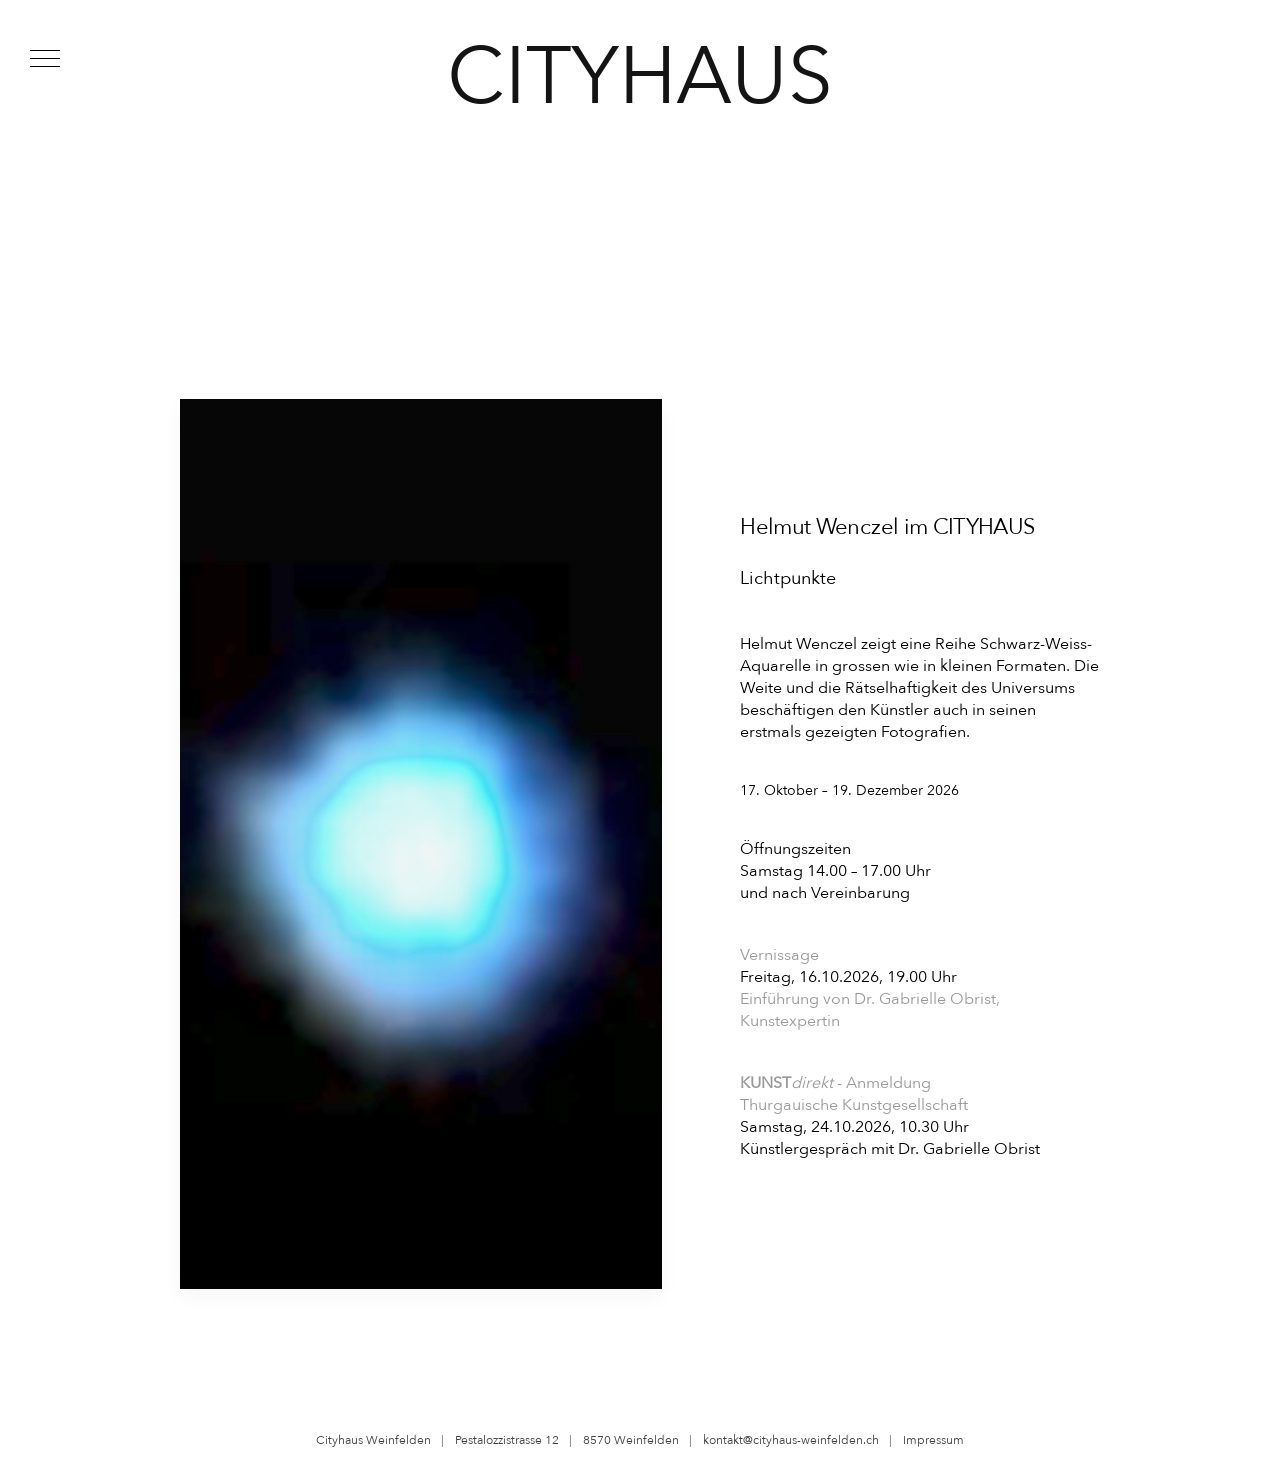
<file: index.html>
﻿<!DOCTYPE html>
<html lang="de">
  <head>
    <meta charset="UTF-8" />
    <meta name="viewport" content="width=device-width, initial-scale=1.0" />
    <meta name="description" content="Cityhaus Weinfelden — Pop-up Galerie im Cityhaus." />
    <title>Cityhaus Weinfelden</title>
    <link rel="stylesheet" href="css/style.css?v=20260930-12" />
  </head>
  <body>
    <header class="site-header">
      <button class="nav-toggle" type="button" aria-label="Menü öffnen" aria-expanded="false">
        <span></span>
        <span></span>
        <span></span>
      </button>

      <nav class="main-nav" aria-label="Hauptmenü">
        <ul>
          <li><a href="index.html" class="active">Home</a></li>
          <li><a href="ausstellungen.html">Ausstellungen</a></li>
          <li><a href="veranstaltungen.html">Veranstaltungen</a></li>
          <li><a href="kuenstler.html">Künstler</a></li>
          <li><a href="presse.html">Presse</a></li>
          <li><a href="ueber-uns.html">Über uns</a></li>
          <li><a href="kontakt.html">Kontakt</a></li>
        </ul>
      </nav>

      <a href="index.html" class="brand" aria-label="Cityhaus">
        <span class="brand-wordmark">CITYHAUS</span>
      </a>
    </header>

    <main class="page-shell home-page">
      <h1 class="page-title" aria-hidden="true" style="visibility:hidden;">Cityhaus</h1>
      <section class="exhibition-list">
        <article class="exhibit-row">
          <div class="exhibit-image">
            <img src="assets/Startseite_Aktuell.png" alt="Helmut Wenczel Lichtpunkte" />
          </div>
          <div class="exhibit-copy">
            <h2>Helmut Wen<span class="tight-letters">cz</span>el im CITYHAUS</h2>
            <p class="exhibit-title">Lichtpunkte</p>
            <p class="exhibit-description">Helmut Wenczel zeigt eine Reihe Schwarz-Weiss-Aquarelle in grossen wie in kleinen Formaten. Die Weite und die Rätselhaftigkeit des Universums beschäftigen den Künstler auch in seinen erstmals gezeigten Fotografien.</p>
            <p class="exhibit-dates">17. Oktober – 19. Dezember 2026</p>
            <p class="exhibit-info">Öffnungszeiten<br />Samstag 14.00 – 17.00 Uhr<br />und nach Vereinbarung</p>
            <p class="exhibit-info"><a class="event-link" href="veranstaltungen.html#event-title-helmut-vernissage">Vernissage</a><br />Freitag, 16.10.2026, 19.00 Uhr<br /><a class="event-link" href="assets/Veranstaltung%20Helmut%20Vernissage/Wenczel-Helmut_Vernissage%20Cityhaus%20Okt%202026.pdf" target="_blank" rel="noopener">Einführung von Dr. Gabrielle Obrist, Kunstexpertin</a></p>
            <p class="exhibit-info"><a class="event-link" href="assets/Ausschreibung_Helmut%20Wenczel_%20Kunstdirekt.pdf"><strong>KUNST</strong><em>direkt</em> - Anmeldung</a><br /><a class="event-link" href="https://kunstgesellschaft-tg.ch/">Thurgauische Kunstgesellschaft</a><br />Samstag, 24.10.2026, 10.30 Uhr<br />Künstlergespräch mit Dr. Gabrielle Obrist</p>
          </div>
        </article>
      </section>
    </main>

    <footer class="site-footer">
      <div class="site-footer-row">
        <p>Cityhaus Weinfelden</p>
        <p>Pestalozzistrasse 12</p>
        <p>8570 Weinfelden</p>
        <p><a href="mailto:kontakt@cityhaus-weinfelden.ch">kontakt@cityhaus-weinfelden.ch</a></p>
        <p><a href="impressum.html">Impressum</a></p>
      </div>
    </footer>

    <script src="js/script.js"></script>
  </body>
</html>
</file>
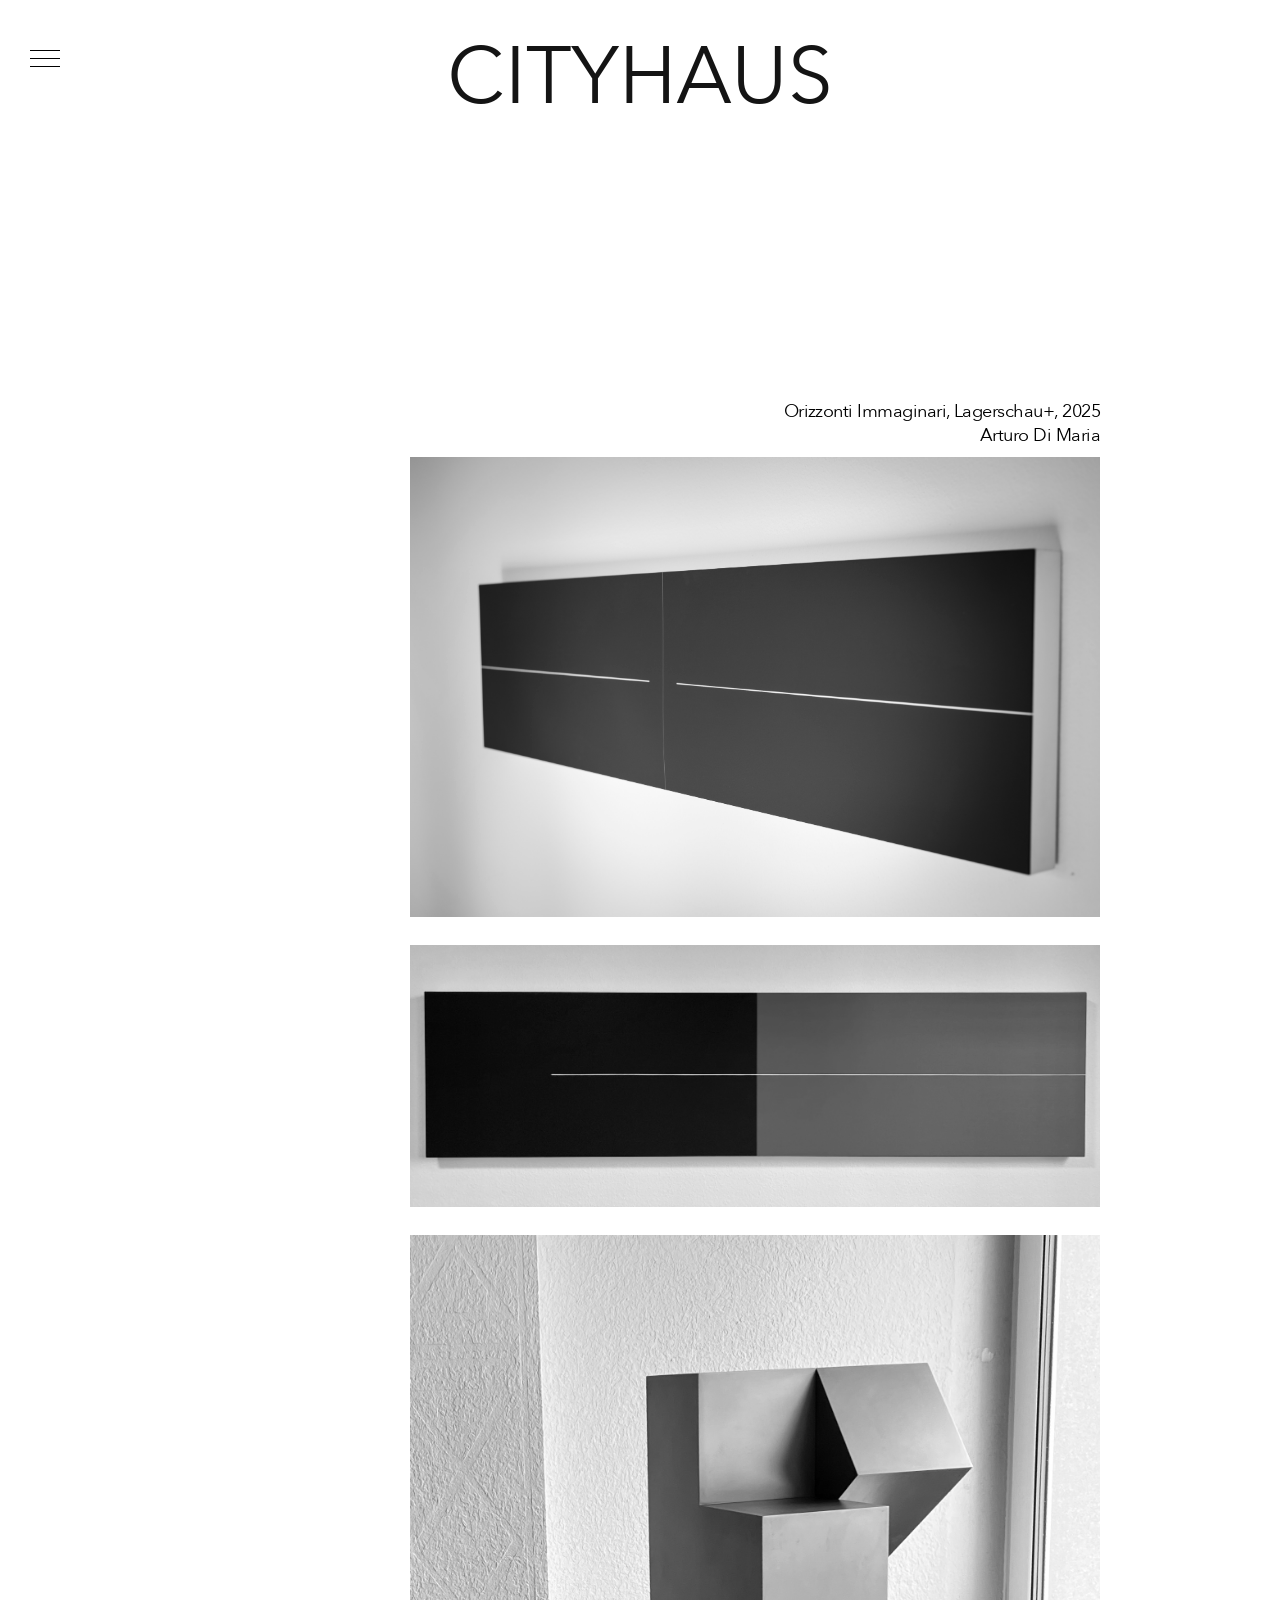
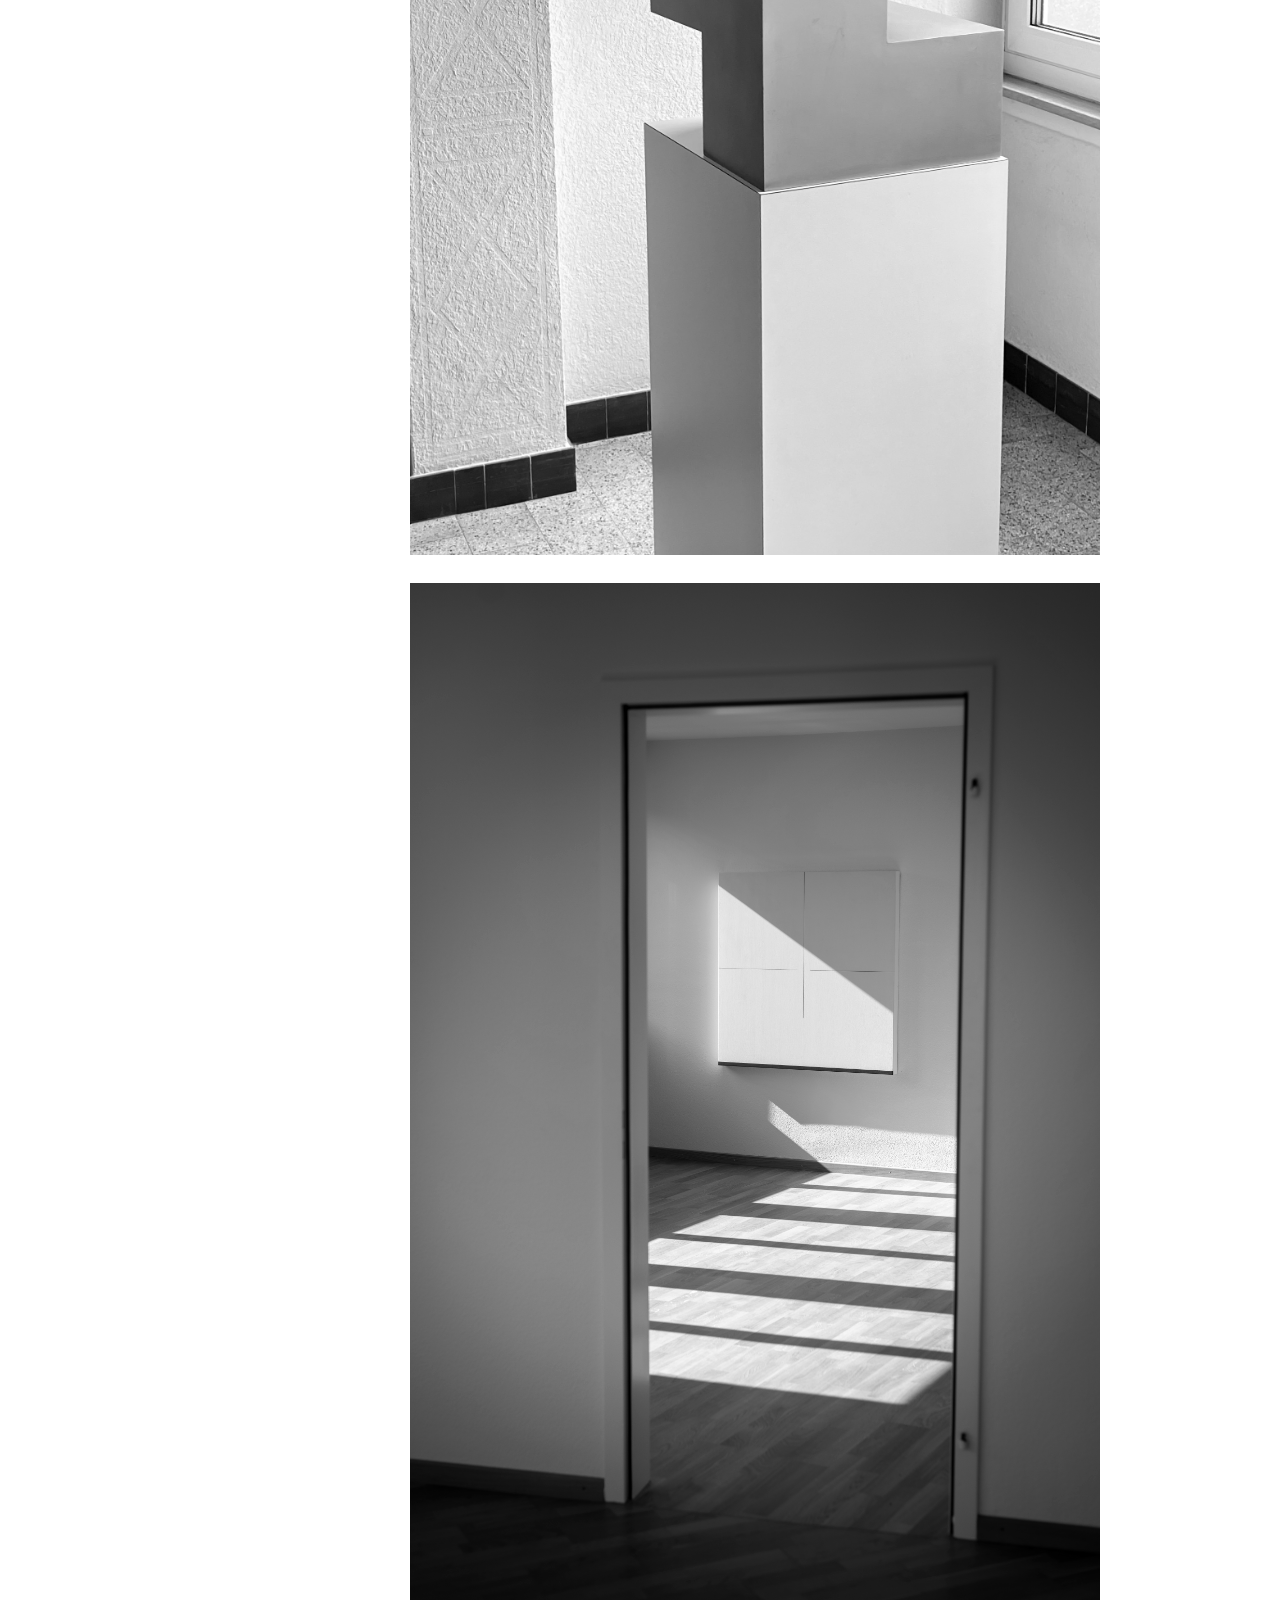
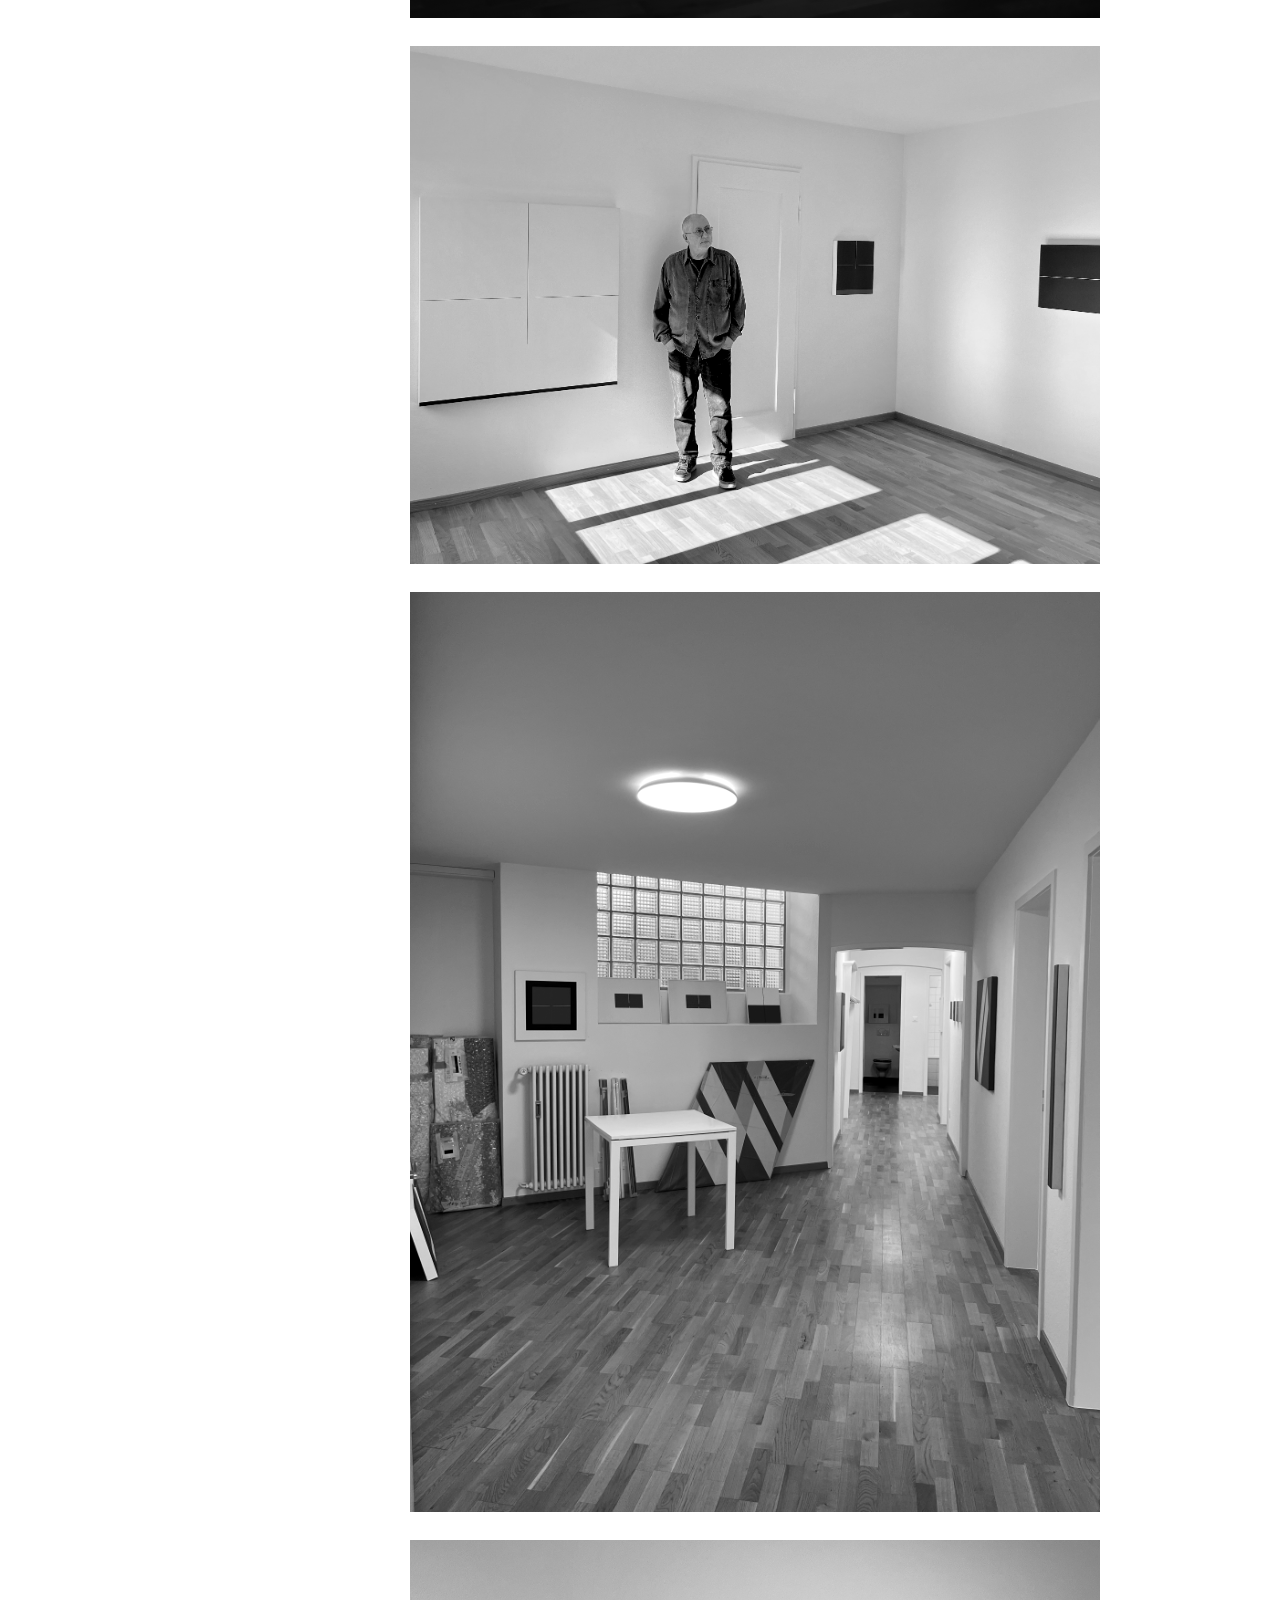
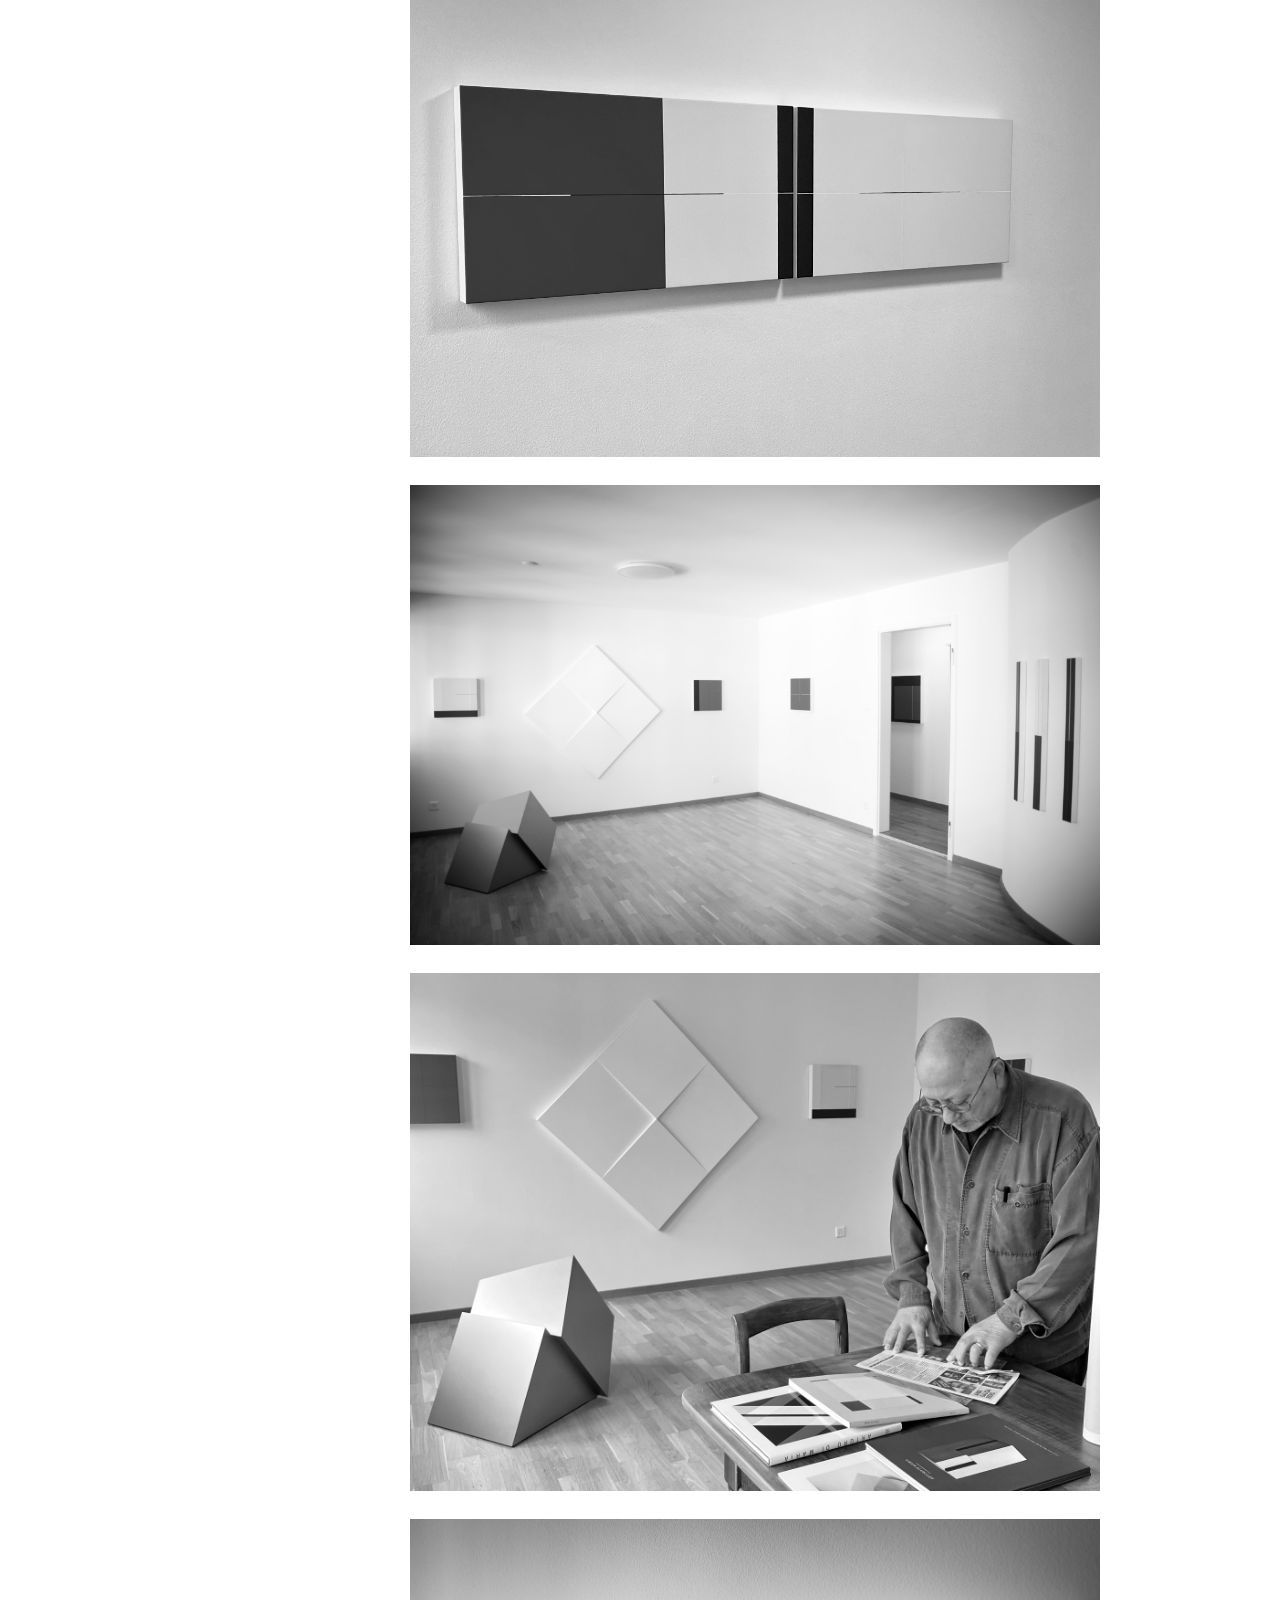
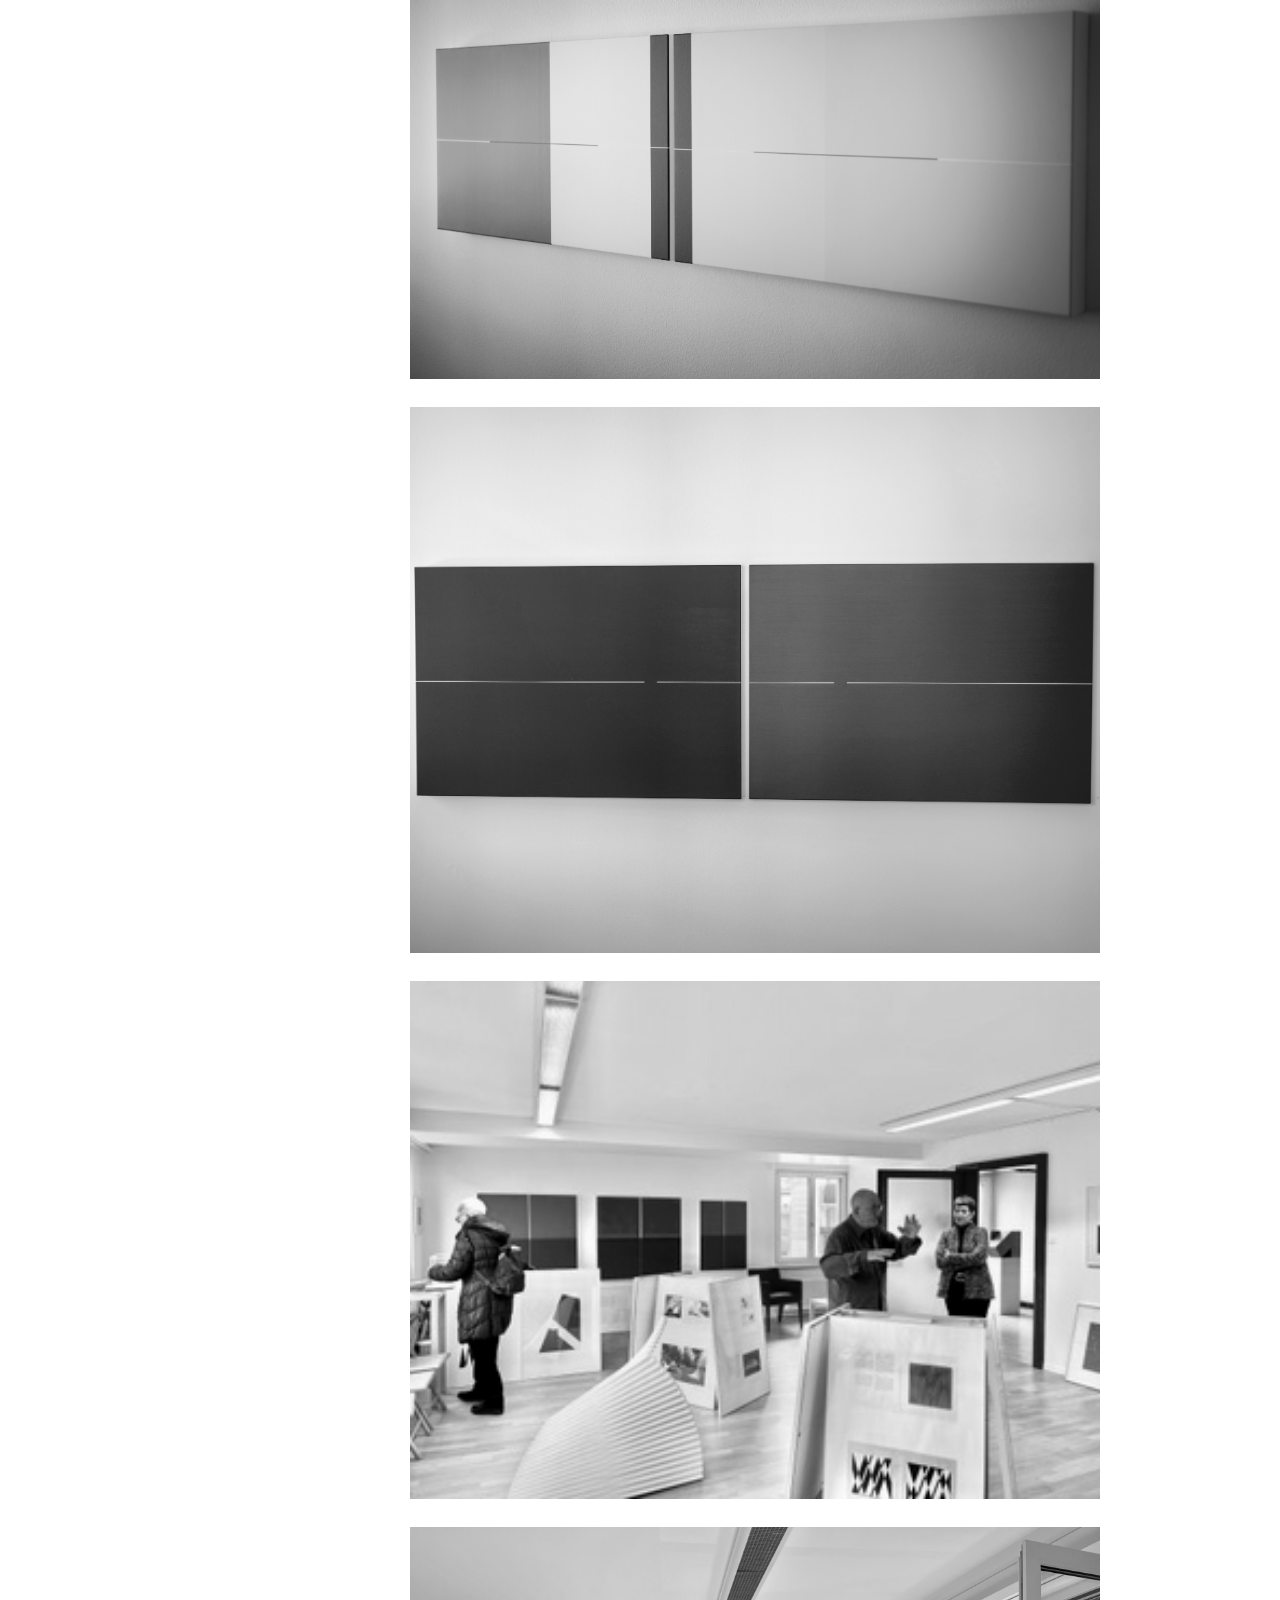
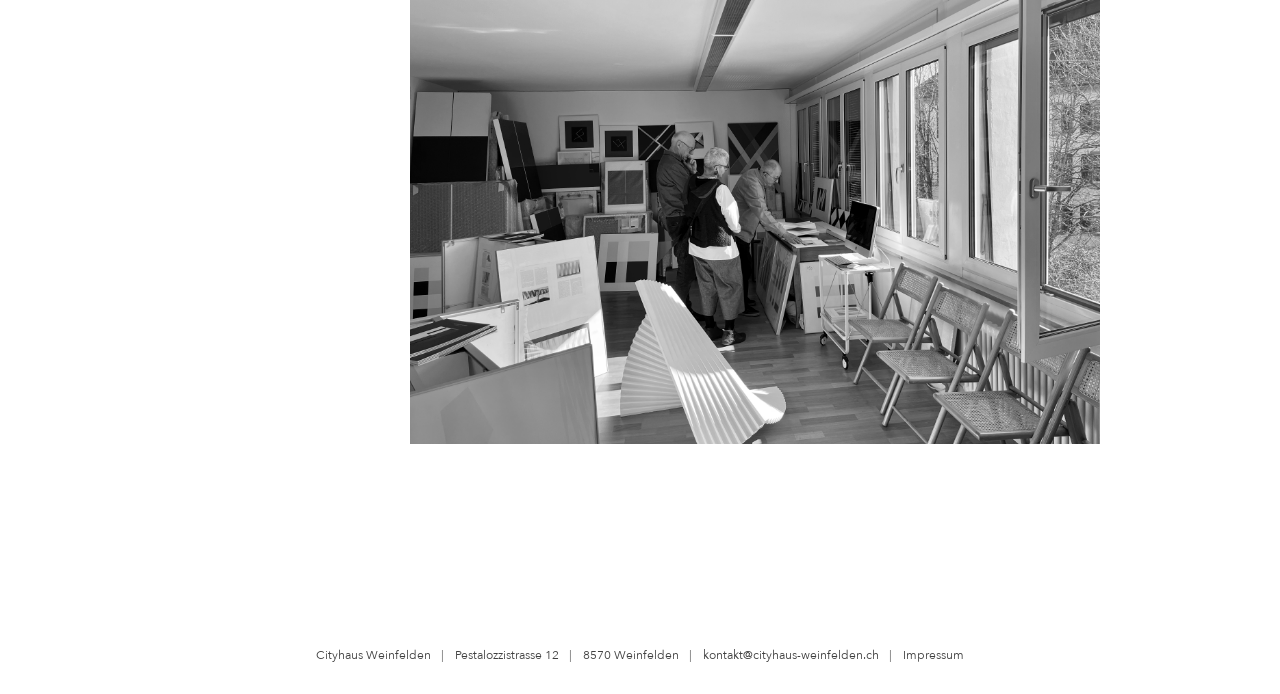
<file: arturo-lagerschau.html>
<!DOCTYPE html>
<html lang="de">
  <head>
    <meta charset="UTF-8" />
    <meta name="viewport" content="width=device-width, initial-scale=1.0" />
    <meta name="description" content="Arturo Di Maria — Lagerschau+ im Cityhaus Weinfelden." />
    <title>Arturo Di Maria - Lagerschau+ — Cityhaus</title>
    <link rel="stylesheet" href="css/style.css?v=20260930-12" />
  </head>
  <body>
    <header class="site-header">
      <button class="nav-toggle" type="button" aria-label="Menü öffnen" aria-expanded="false">
        <span></span>
        <span></span>
        <span></span>
      </button>

      <nav class="main-nav" aria-label="Hauptmenü">
        <ul>
          <li><a href="index.html">Home</a></li>
          <li><a href="ausstellungen.html" class="active">Ausstellungen</a></li>
          <li><a href="veranstaltungen.html">Veranstaltungen</a></li>
          <li><a href="kuenstler.html">Künstler</a></li>
          <li><a href="presse.html">Presse</a></li>
          <li><a href="ueber-uns.html">Über uns</a></li>
          <li><a href="kontakt.html">Kontakt</a></li>
        </ul>
      </nav>

      <a href="index.html" class="brand" aria-label="Cityhaus">
        <span class="brand-wordmark">CITYHAUS</span>
      </a>
    </header>

    <main class="page-shell arturo-page">
      <h1 class="page-title" aria-hidden="true" style="visibility:hidden;">Arturo Di Maria - Lagerschau+</h1>
      <section class="event-gallery" aria-label="Fotogalerie Arturo Di Maria - Lagerschau+">
        <header class="event-heading arturo-event-heading">
          <h2>Orizzonti Immaginari, Lagerschau+, 2025</h2>
          <h2 class="event-artist">Arturo Di Maria</h2>
        </header>
        <div class="event-gallery-list arturo-gallery-list">
          <img src="assets/ADM%20Fotos%20Ausstellung/Di_Maria_Konkrete_Kunst_Weinfelden_ans_14.JPG" alt="Arturo Di Maria, Lagerschau+" />
          <img src="assets/ADM%20Fotos%20Ausstellung/IMG_0385.jpeg" alt="Arturo Di Maria, Lagerschau+" />
          <img src="assets/ADM%20Fotos%20Ausstellung/IMG_0595.jpeg" alt="Arturo Di Maria, Lagerschau+" />
          <img src="assets/ADM%20Fotos%20Ausstellung/Di_Maria_Konkrete_Kunst_Weinfelden_ans_11.JPG" alt="Arturo Di Maria, Lagerschau+" />
          <img src="assets/ADM%20Fotos%20Ausstellung/IMG_0613%202.jpeg" alt="Arturo Di Maria, Lagerschau+" />
          <img src="assets/ADM%20Fotos%20Ausstellung/IMG_0354.jpeg" alt="Arturo Di Maria, Lagerschau+" />
          <img src="assets/ADM%20Fotos%20Ausstellung/IMG_0365.jpeg" alt="Arturo Di Maria, Lagerschau+" />
          <img src="assets/ADM%20Fotos%20Ausstellung/Di_Maria_Konkrete_Kunst_Weinfelden_ans_21.JPG" alt="Arturo Di Maria, Lagerschau+" />
          <img src="assets/ADM%20Fotos%20Ausstellung/IMG_0543.jpeg" alt="Arturo Di Maria, Lagerschau+" />
          <img src="assets/ADM%20Fotos%20Ausstellung/Di_Maria_Konkrete_Kunst_Weinfelden_ans_3.JPG" alt="Arturo Di Maria, Lagerschau+" />
          <img src="assets/ADM%20Fotos%20Ausstellung/Di_Maria_Konkrete_Kunst_Weinfelden_ans_4.JPG" alt="Arturo Di Maria, Lagerschau+" />
          <img src="assets/ADM%20Fotos%20Ausstellung/IMG_0600.jpeg" alt="Arturo Di Maria, Lagerschau+" />
          <img src="assets/ADM%20Fotos%20Ausstellung/Ausstellung_Arturo.png" alt="Ausstellung von Arturo Di Maria" />
        </div>
      </section>
    </main>

    <footer class="site-footer">
      <div class="site-footer-row">
        <p>Cityhaus Weinfelden</p>
        <p>Pestalozzistrasse 12</p>
        <p>8570 Weinfelden</p>
        <p><a href="mailto:kontakt@cityhaus-weinfelden.ch">kontakt@cityhaus-weinfelden.ch</a></p>
        <p><a href="impressum.html">Impressum</a></p>
      </div>
    </footer>

    <script src="js/script.js"></script>
  </body>
</html>
</file>
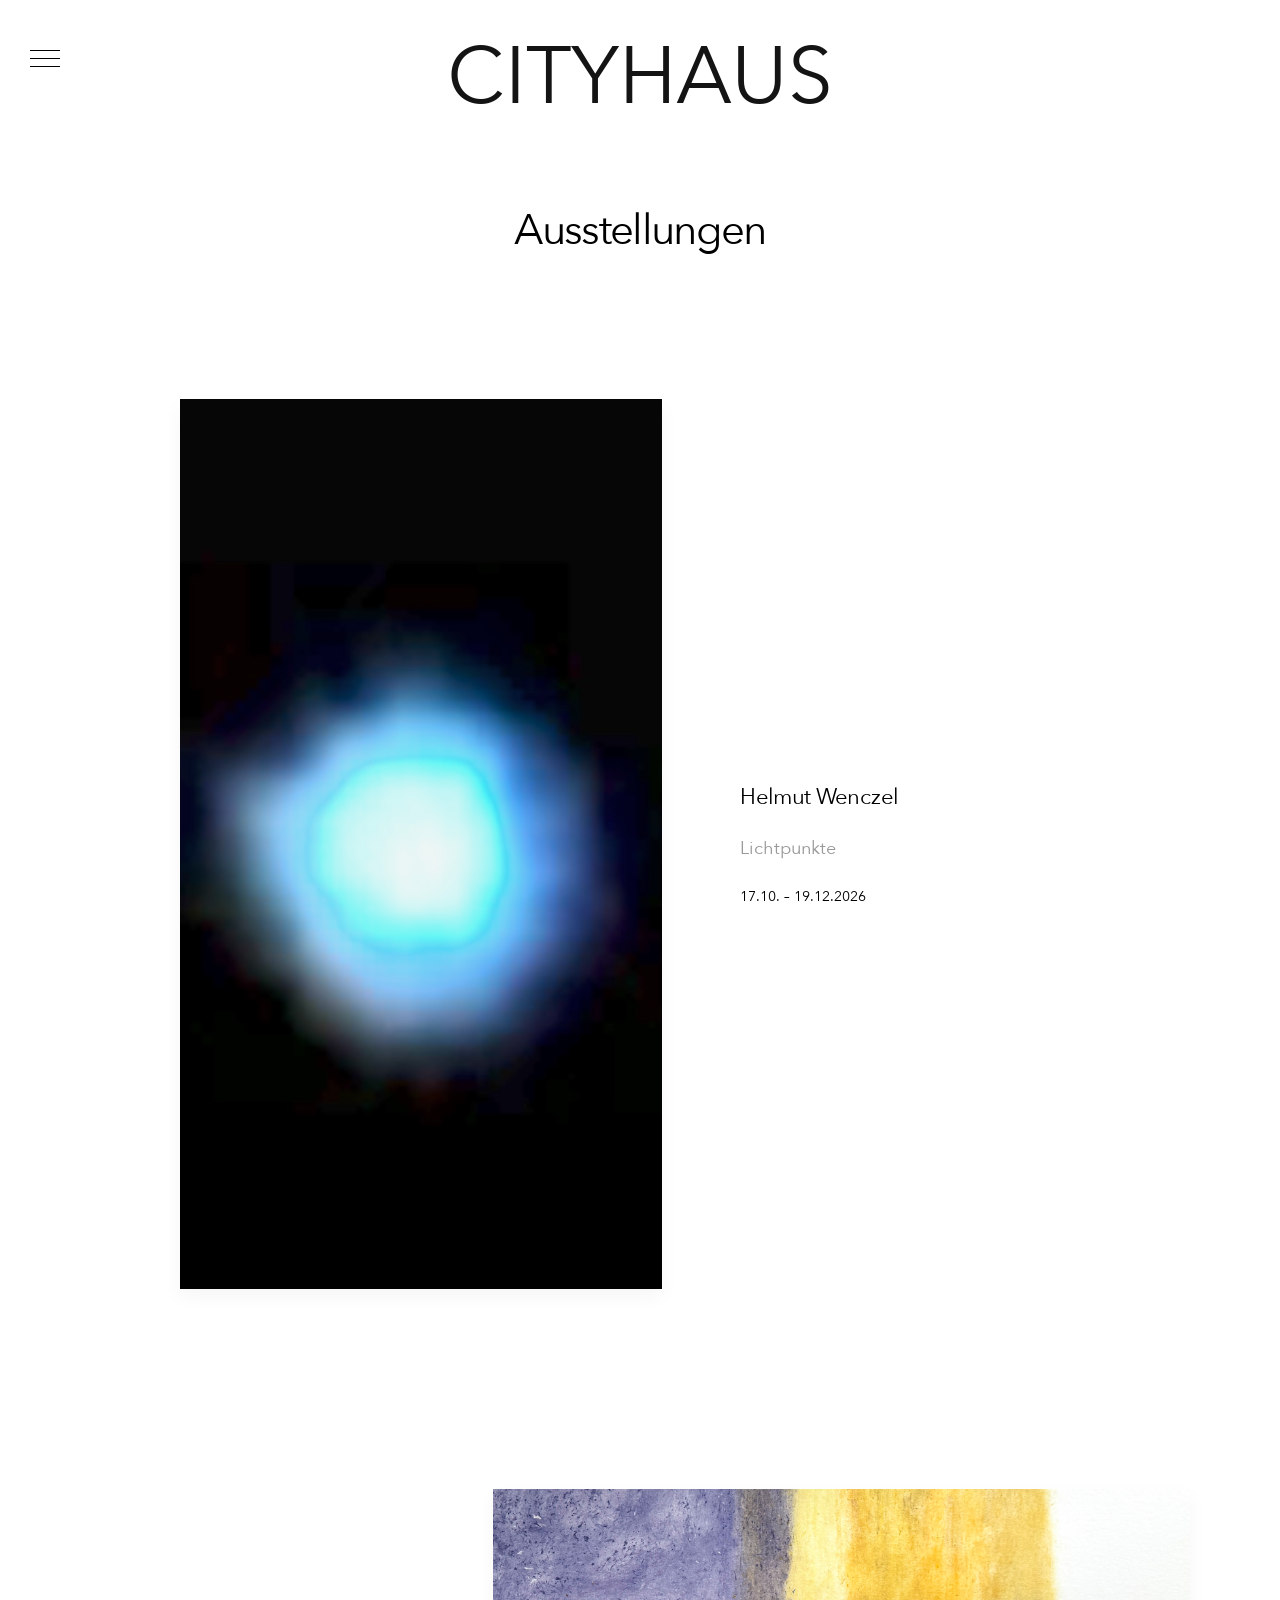
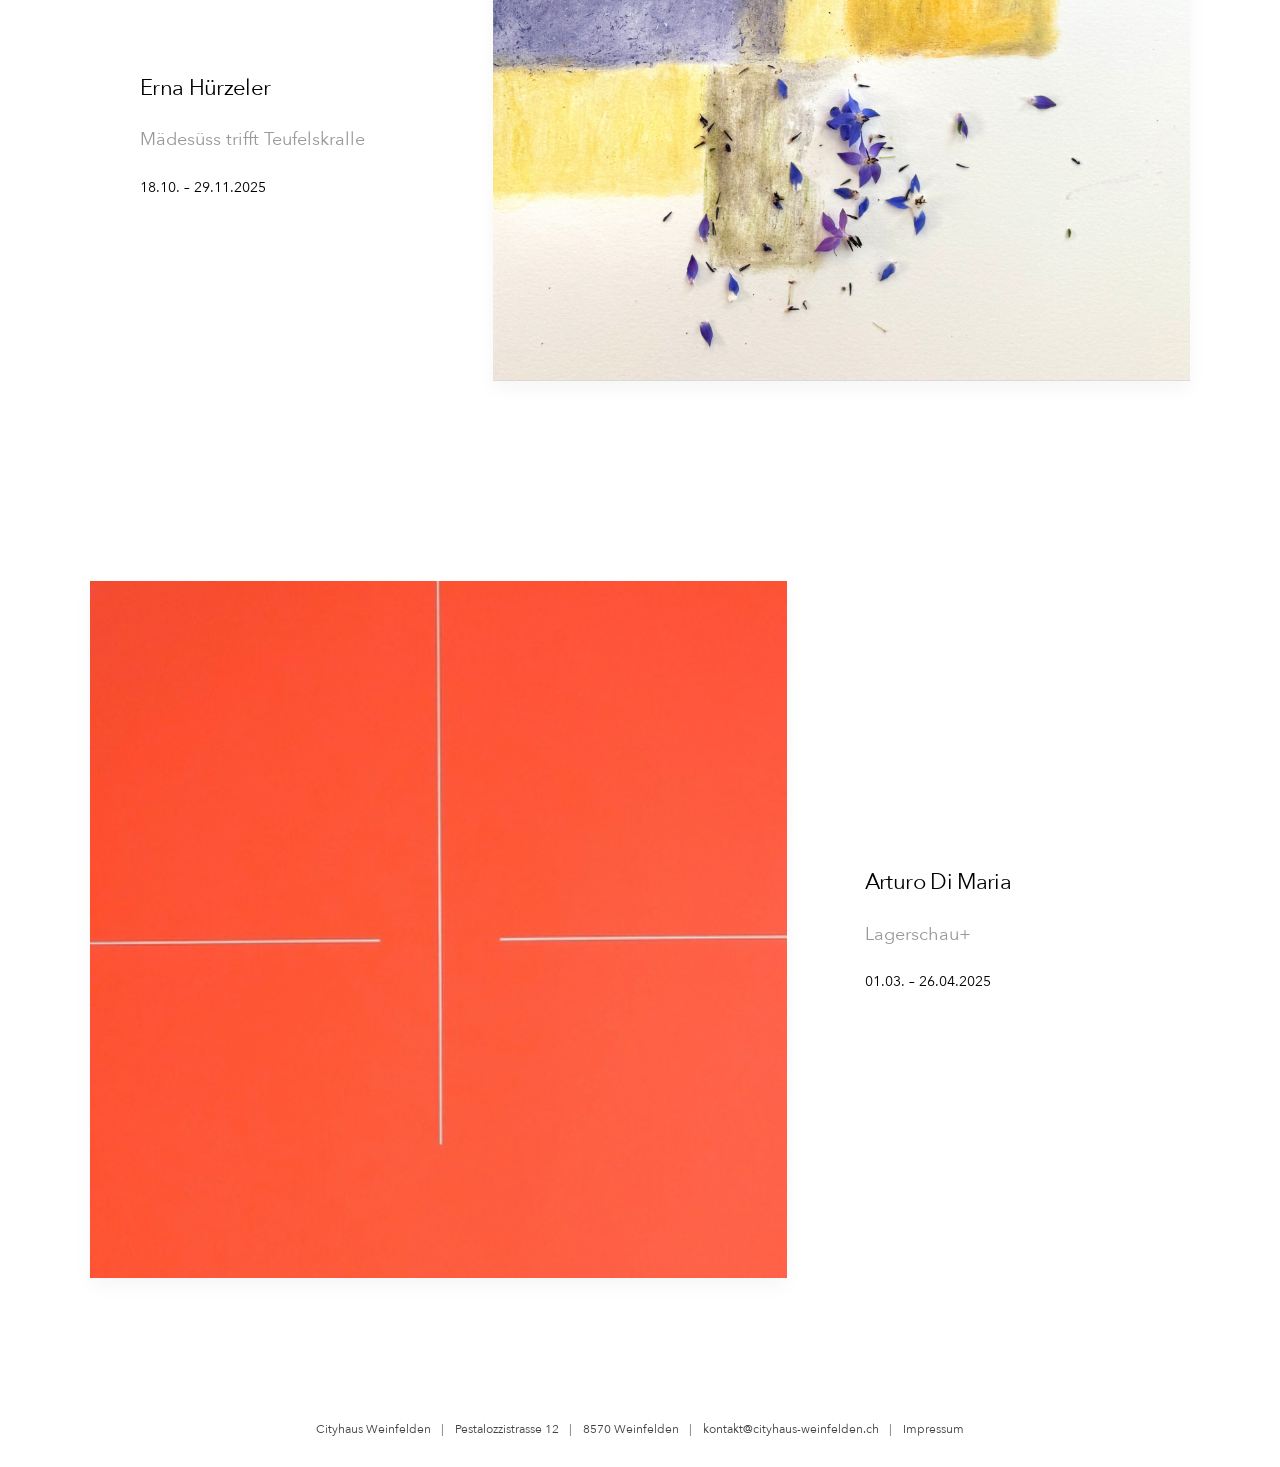
<file: ausstellungen.html>
﻿<!DOCTYPE html>
<html lang="de">
  <head>
    <meta charset="UTF-8" />
    <meta name="viewport" content="width=device-width, initial-scale=1.0" />
    <meta name="description" content="Ausstellungen im Cityhaus Weinfelden." />
    <title>Ausstellungen — Cityhaus</title>
    <link rel="stylesheet" href="css/style.css?v=20260930-5" />
  </head>
  <body>
    <header class="site-header">
      <button class="nav-toggle" type="button" aria-label="Menü öffnen" aria-expanded="false">
        <span></span>
        <span></span>
        <span></span>
      </button>

      <nav class="main-nav" aria-label="Hauptmenü">
        <ul>
          <li><a href="index.html">Home</a></li>
          <li><a href="ausstellungen.html" class="active">Ausstellungen</a></li>
          <li><a href="veranstaltungen.html">Veranstaltungen</a></li>
          <li><a href="kuenstler.html">Künstler</a></li>
          <li><a href="presse.html">Presse</a></li>
          <li><a href="ueber-uns.html">Über uns</a></li>
          <li><a href="kontakt.html">Kontakt</a></li>
        </ul>
      </nav>

      <a href="index.html" class="brand" aria-label="Cityhaus">
        <span class="brand-wordmark">CITYHAUS</span>
      </a>
    </header>

    <main class="page-shell">
      <h1 class="page-title">Ausstellungen</h1>
      <section class="exhibition-list">
        <article class="exhibit-row">
          <a href="assets/Veranstaltung%20Helmut%20Vernissage/Wenczel-Helmut_Vernissage%20Cityhaus%20Okt%202026.pdf" target="_blank" rel="noopener noreferrer" style="display:block;">
            <div class="exhibit-image">
              <img src="assets/Startseite_Aktuell.png" alt="Lichtpunkte von Helmut Wenczel" />
            </div>
          </a>
          <a href="assets/Veranstaltung%20Helmut%20Vernissage/Wenczel-Helmut_Vernissage%20Cityhaus%20Okt%202026.pdf" target="_blank" rel="noopener noreferrer" class="exhibit-copy-link">
            <div class="exhibit-copy">
              <h2>Helmut Wen<span class="tight-letters">cz</span>el</h2>
              <p class="exhibit-title">Lichtpunkte</p>
              <div class="exhibit-dates">17.10. – 19.12.2026</div>
            </div>
          </a>
        </article>

        <article class="exhibit-row">
          <a href="assets/Presse_Erna-Hürzeler_Ausstellung Cityhaus.pdf" target="_blank" rel="noopener noreferrer" class="exhibit-copy-link">
            <div class="exhibit-copy">
              <h2>Erna Hürzeler</h2>
              <p class="exhibit-title">Mädesüss trifft Teufelskralle</p>
              <div class="exhibit-dates">18.10. – 29.11.2025</div>
            </div>
          </a>
          <a href="assets/Presse_Erna-Hürzeler_Ausstellung Cityhaus.pdf" target="_blank" rel="noopener noreferrer" style="display:block;">
            <div class="exhibit-image">
              <img src="assets/Ausstellung_Erna.png" alt="Erna Hürzeler Mädesüss trifft Teufelskralle" />
            </div>
          </a>
        </article>

        <article class="exhibit-row">
          <a href="arturo-lagerschau.html" style="display:block;">
            <div class="exhibit-image">
              <img src="assets/Conrad_Bild_rot(1).jpg" alt="Arturo di Maria Lagerschau+" />
            </div>
          </a>
          <div class="exhibit-copy">
            <h2>Arturo Di Maria</h2>
            <a class="exhibit-copy-link" href="arturo-lagerschau.html"><p class="exhibit-title">Lagerschau+</p></a>
            <div class="exhibit-dates">01.03. – 26.04.2025</div>
          </div>
        </article>
      </section>
    </main>

    <footer class="site-footer">
      <div class="site-footer-row">
        <p>Cityhaus Weinfelden</p>
        <p>Pestalozzistrasse 12</p>
        <p>8570 Weinfelden</p>
        <p><a href="mailto:kontakt@cityhaus-weinfelden.ch">kontakt@cityhaus-weinfelden.ch</a></p>
        <p><a href="impressum.html">Impressum</a></p>
      </div>
    </footer>

    <script src="js/script.js"></script>
  </body>
</html>
</file>
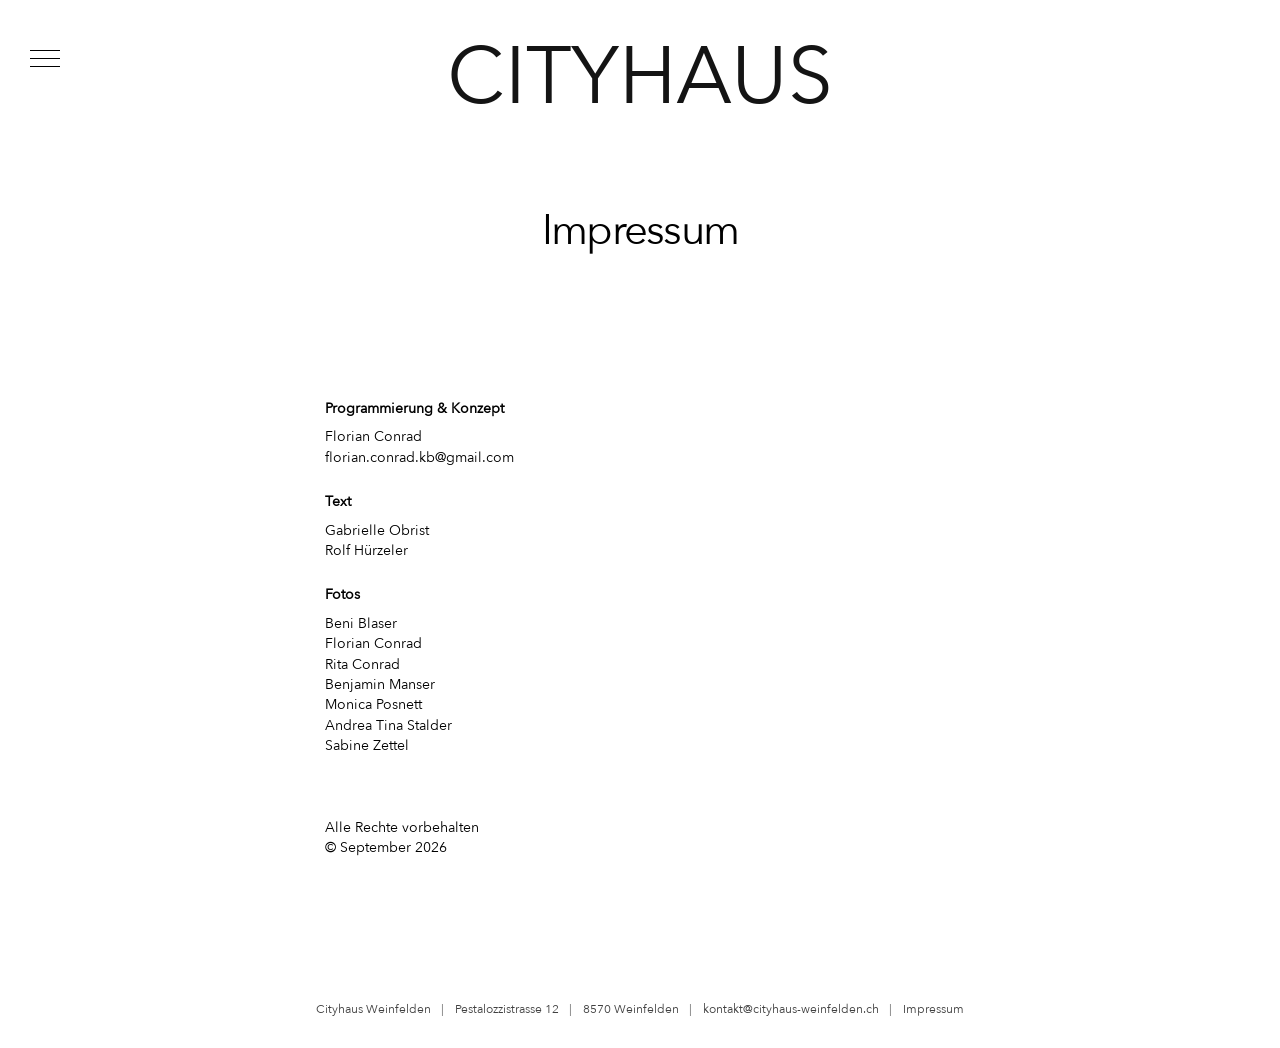
<file: impressum.html>
<!DOCTYPE html>
<html lang="de">
  <head>
    <meta charset="UTF-8" />
    <meta name="viewport" content="width=device-width, initial-scale=1.0" />
    <meta name="description" content="Impressum des Cityhaus Weinfelden." />
    <title>Impressum — Cityhaus</title>
    <link rel="stylesheet" href="css/style.css?v=20261005-1" />
  </head>
  <body>
    <header class="site-header">
      <button class="nav-toggle" type="button" aria-label="Menü öffnen" aria-expanded="false">
        <span></span>
        <span></span>
        <span></span>
      </button>

      <nav class="main-nav" aria-label="Hauptmenü">
        <ul>
          <li><a href="index.html">Home</a></li>
          <li><a href="ausstellungen.html">Ausstellungen</a></li>
          <li><a href="veranstaltungen.html">Veranstaltungen</a></li>
          <li><a href="kuenstler.html">Künstler</a></li>
          <li><a href="presse.html">Presse</a></li>
          <li><a href="ueber-uns.html">Über uns</a></li>
          <li><a href="kontakt.html">Kontakt</a></li>
        </ul>
      </nav>

      <a href="index.html" class="brand" aria-label="Cityhaus">
        <span class="brand-wordmark">CITYHAUS</span>
      </a>
    </header>

    <main class="page-shell impressum-page">
      <h1 class="page-title">Impressum</h1>
      <section class="about-text">
        <h2>Programmierung &amp; Konzept</h2>
        <p>Florian Conrad<br /><a href="mailto:florian.conrad.kb@gmail.com">florian.conrad.kb@gmail.com</a></p>

        <h2>Text</h2>
        <p>Gabrielle Obrist<br />Rolf Hürzeler</p>

        <h2>Fotos</h2>
        <p>Beni Blaser<br />Florian Conrad<br />Rita Conrad<br />Benjamin Manser<br />Monica Posnett<br />Andrea Tina Stalder<br />Sabine Zettel</p>
        <p class="impressum-copyright"><br /><br /><br />Alle Rechte vorbehalten<br />© September 2026</p>
      </section>
    </main>

    <footer class="site-footer">
      <div class="site-footer-row">
        <p>Cityhaus Weinfelden</p>
        <p>Pestalozzistrasse 12</p>
        <p>8570 Weinfelden</p>
        <p><a href="mailto:kontakt@cityhaus-weinfelden.ch">kontakt@cityhaus-weinfelden.ch</a></p>
        <p><a href="impressum.html">Impressum</a></p>
      </div>
    </footer>

    <script src="js/script.js"></script>
  </body>
</html>
</file>
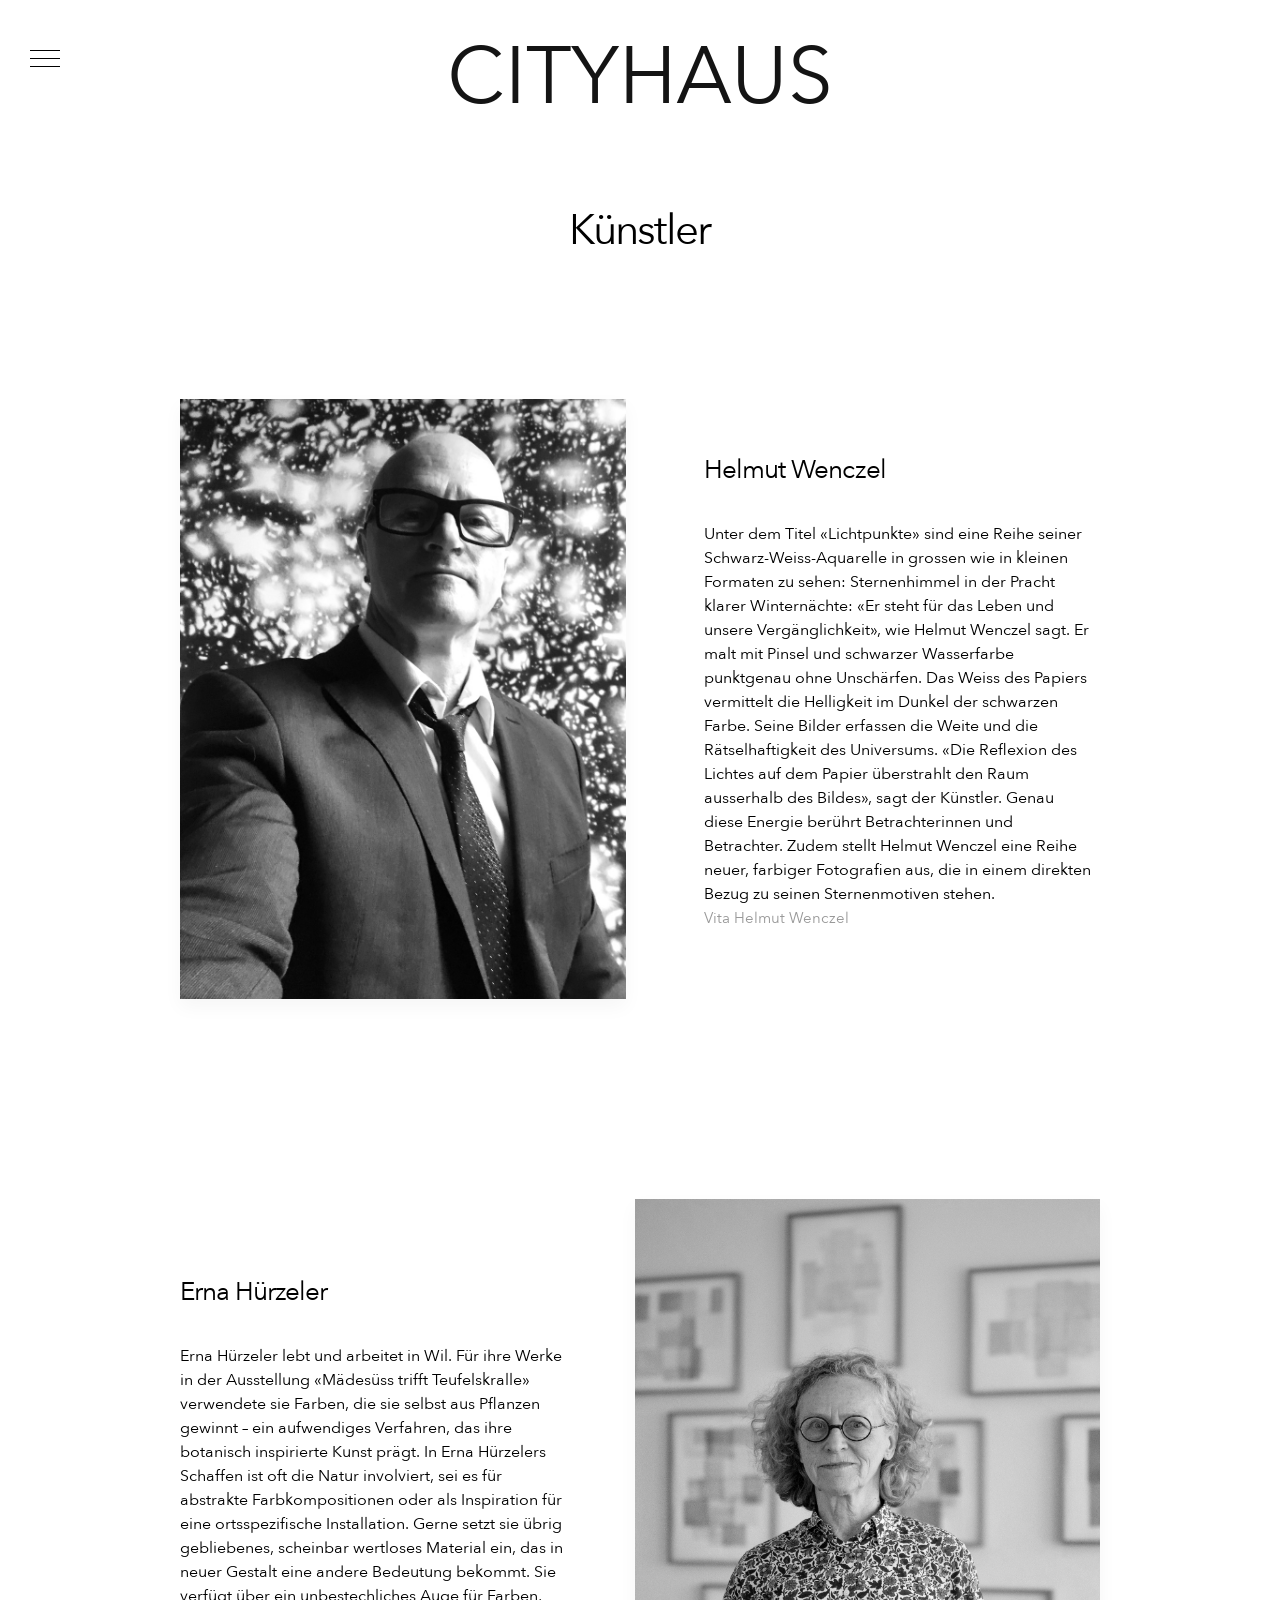
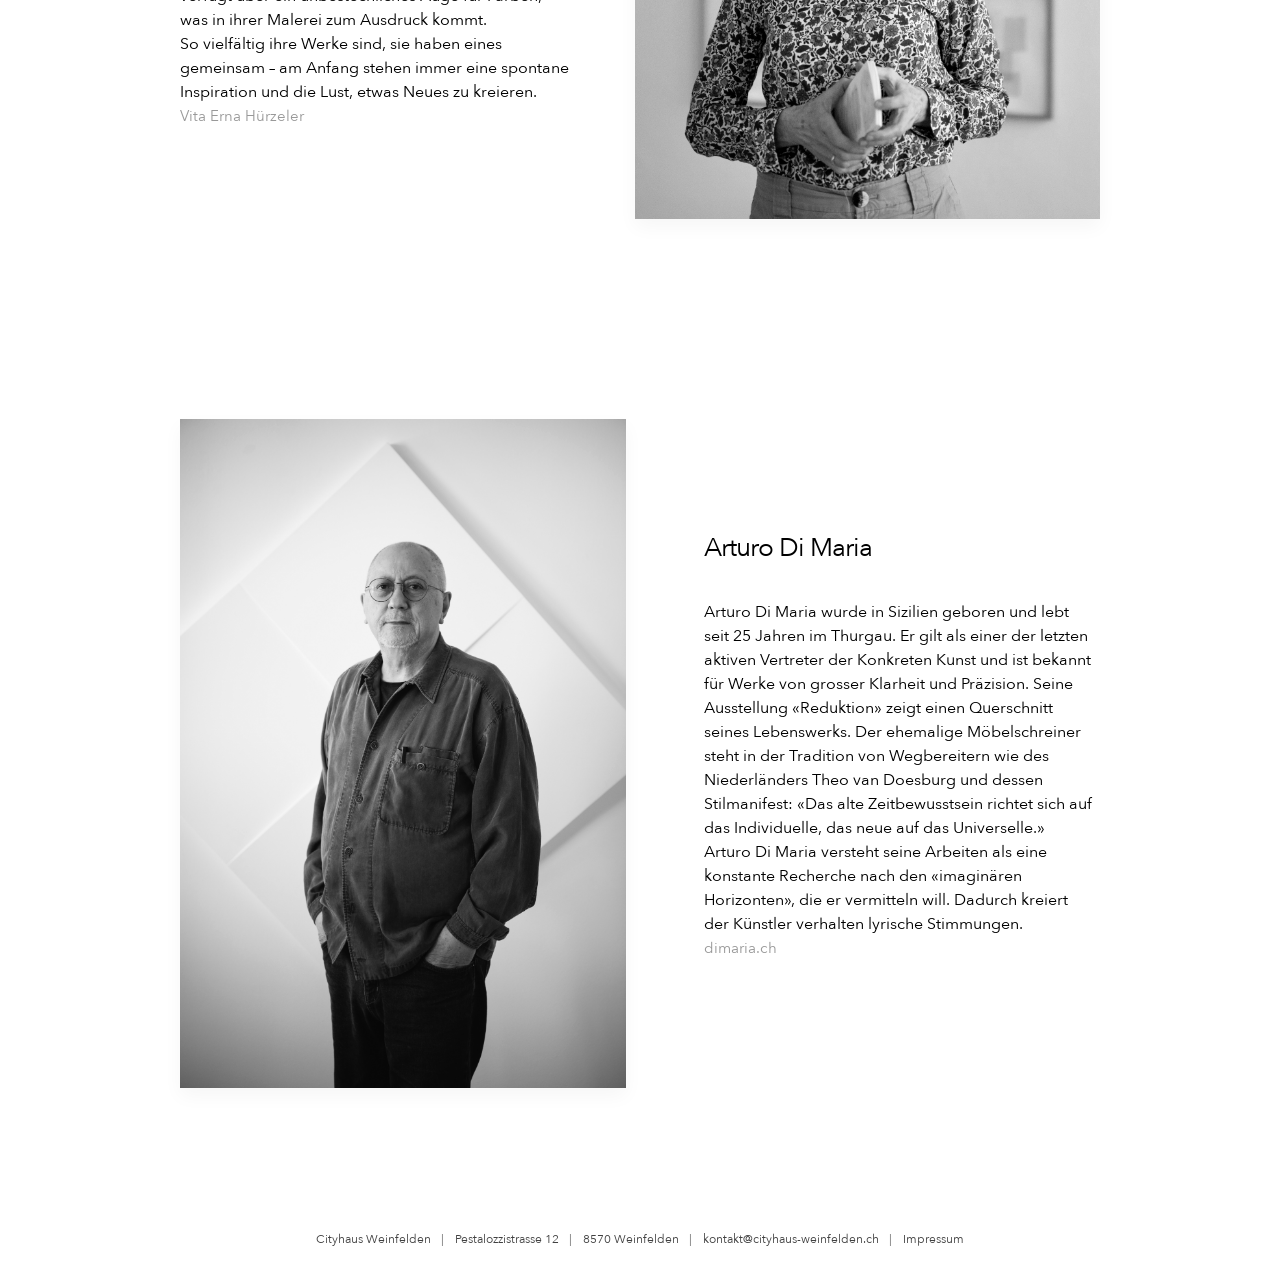
<file: kuenstler.html>
﻿<!DOCTYPE html>
<html lang="de">
  <head>
    <meta charset="UTF-8" />
    <meta name="viewport" content="width=device-width, initial-scale=1.0" />
    <meta name="description" content="Künstler im Cityhaus Weinfelden." />
    <title>Künstler — Cityhaus</title>
    <link rel="stylesheet" href="css/style.css?v=20260930-5" />
  </head>
  <body>
    <header class="site-header">
      <button class="nav-toggle" type="button" aria-label="Menü öffnen" aria-expanded="false">
        <span></span>
        <span></span>
        <span></span>
      </button>

      <nav class="main-nav" aria-label="Hauptmenü">
        <ul>
          <li><a href="index.html">Home</a></li>
          <li><a href="ausstellungen.html">Ausstellungen</a></li>
          <li><a href="veranstaltungen.html">Veranstaltungen</a></li>
          <li><a href="kuenstler.html" class="active">Künstler</a></li>
          <li><a href="presse.html">Presse</a></li>
          <li><a href="ueber-uns.html">Über uns</a></li>
          <li><a href="kontakt.html">Kontakt</a></li>
        </ul>
      </nav>

      <a href="index.html" class="brand" aria-label="Cityhaus">
        <span class="brand-wordmark">CITYHAUS</span>
      </a>
    </header>

    <main class="page-shell">
      <h1 class="page-title">Künstler</h1>
      <section class="artist-list">
        <article class="artist-row artist-card">
          <img src="assets/Künstler_Helmut.jpeg" alt="Helmut Wenczel" />
          <div>
            <h3>Helmut Wen<span class="tight-letters">cz</span>el<br></h3>
            <p>Unter dem Titel «Lichtpunkte» sind eine Reihe seiner Schwarz-Weiss-Aquarelle in grossen wie in kleinen Formaten zu sehen: Sternenhimmel in der Pracht klarer Winternächte: «Er steht für das Leben und unsere Vergänglichkeit», wie Helmut Wenczel sagt. Er malt mit Pinsel und schwarzer Wasserfarbe punktgenau ohne Unschärfen. Das Weiss des Papiers vermittelt die Helligkeit im Dunkel der schwarzen Farbe. Seine Bilder erfassen die Weite und die Rätselhaftigkeit des Universums. «Die Reflexion des Lichtes auf dem Papier überstrahlt den Raum ausserhalb des Bildes», sagt der Künstler. Genau diese Energie berührt Betrachterinnen und Betrachter. Zudem stellt Helmut Wenczel eine Reihe neuer, farbiger Fotografien aus, die in einem direkten Bezug zu seinen Sternenmotiven stehen.<br /><a class="vita-link" href="assets/26_09_12_Vita_Helmut%20Wenczel%20Kopie.pdf">Vita Helmut Wenczel</a></p>
          </div>
        </article>

        <article class="artist-row artist-card artist-card-reverse">
          <div>
            <h3>Erna Hürzeler<br></h3>
            <p>Erna Hürzeler lebt und arbeitet in Wil. Für ihre Werke in der Ausstellung «Mädesüss trifft Teufelskralle» verwendete sie Farben, die sie selbst aus Pflanzen gewinnt – ein aufwendiges Verfahren, das ihre botanisch inspirierte Kunst prägt. In Erna Hürzelers Schaffen ist oft die Natur involviert, sei es für abstrakte Farbkompositionen oder als Inspiration für eine ortsspezifische Installation. Gerne setzt sie übrig gebliebenes, scheinbar wertloses Material ein, das in neuer Gestalt eine andere Bedeutung bekommt. Sie verfügt über ein unbestechliches Auge für Farben, was in ihrer Malerei zum Ausdruck kommt.<br />So vielfältig ihre Werke sind, sie haben eines gemeinsam – am Anfang stehen immer eine spontane Inspiration und die Lust, etwas Neues zu kreieren.<br /><a class="vita-link" href="assets/26_09_13_Vita_Erna_Hu%CC%88rzeler.pdf">Vita Erna Hürzeler</a></p>
          </div>
          <img src="assets/Künstler_Erna_Portait.jpeg" alt="Erna Hürzeler" />
        </article>

        <article class="artist-row artist-card">
          <img src="assets/Künstler_Arturo.jpeg" alt="Arturo di Maria" />
          <div>
            <h3>Arturo Di Maria<br></h3>
            <p>Arturo Di Maria wurde in Sizilien geboren und lebt seit 25 Jahren im Thurgau. Er gilt als einer der letzten aktiven Vertreter der Konkreten Kunst und ist bekannt für Werke von grosser Klarheit und Präzision. Seine Ausstellung «Reduktion» zeigt einen Querschnitt seines Lebenswerks. Der ehemalige Möbelschreiner steht in der Tradition von Wegbereitern wie des Niederländers Theo van Doesburg und dessen Stilmanifest: «Das alte Zeitbewusstsein richtet sich auf das Individuelle, das neue auf das Universelle.» Arturo Di Maria versteht seine Arbeiten als eine konstante Recherche nach den «imaginären Horizonten», die er vermitteln will. Dadurch kreiert der Künstler verhalten lyrische Stimmungen.<br /><a class="vita-link" href="http://dimaria.ch">dimaria.ch</a></p>
          </div>
        </article>
      </section>
    </main>

    <footer class="site-footer">
      <div class="site-footer-row">
        <p>Cityhaus Weinfelden</p>
        <p>Pestalozzistrasse 12</p>
        <p>8570 Weinfelden</p>
        <p><a href="mailto:kontakt@cityhaus-weinfelden.ch">kontakt@cityhaus-weinfelden.ch</a></p>
        <p><a href="impressum.html">Impressum</a></p>
      </div>
    </footer>

    <script src="js/script.js"></script>
  </body>
</html>
</file>
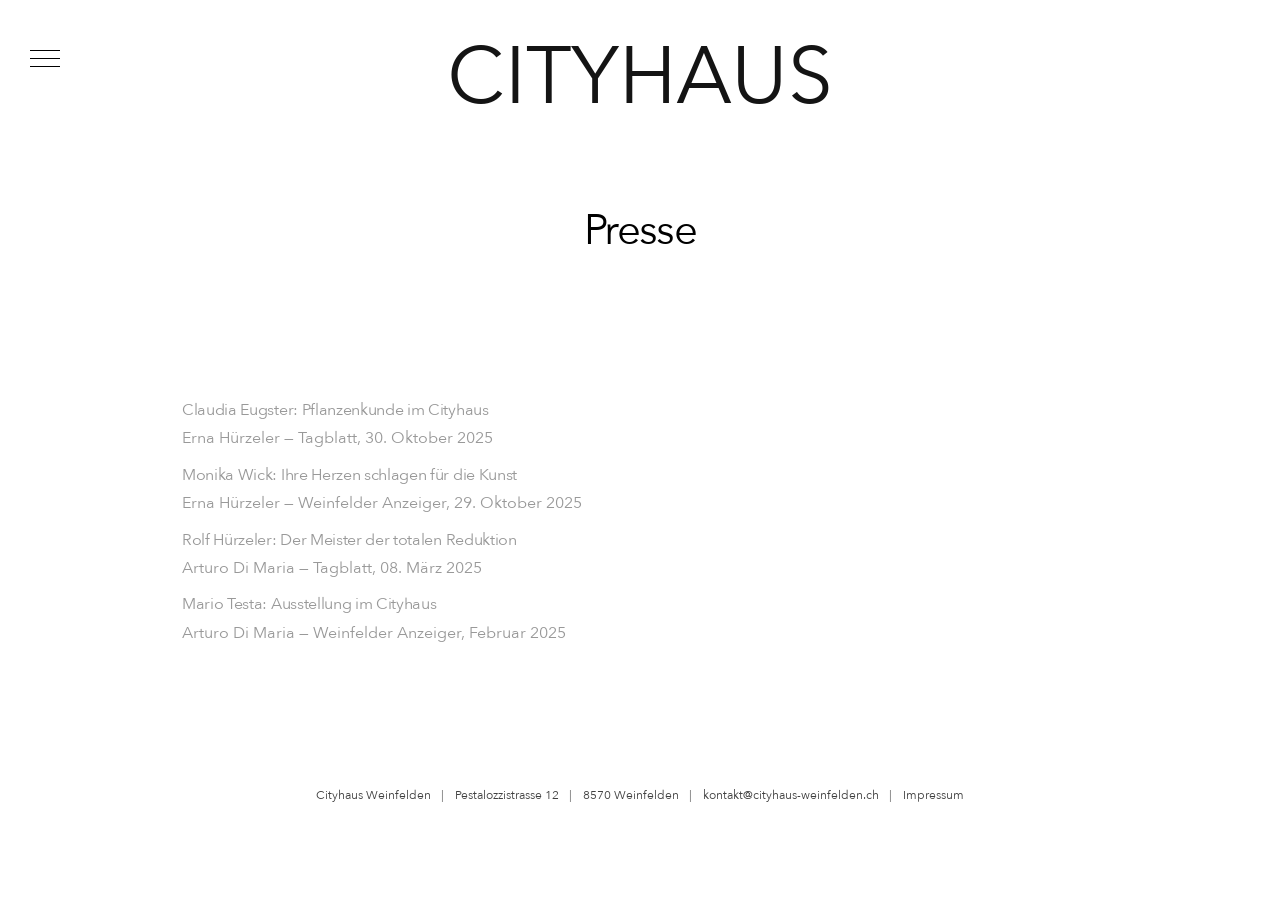
<file: presse.html>
﻿<!DOCTYPE html>
<html lang="de">
  <head>
    <meta charset="UTF-8" />
    <meta name="viewport" content="width=device-width, initial-scale=1.0" />
    <meta name="description" content="Presseberichte und PDFs zum Cityhaus Weinfelden." />
    <title>Presse — Cityhaus</title>
    <link rel="stylesheet" href="css/style.css?v=20260930-5" />
  </head>
  <body>
    <header class="site-header">
      <button class="nav-toggle" type="button" aria-label="Menü öffnen" aria-expanded="false">
        <span></span>
        <span></span>
        <span></span>
      </button>

      <nav class="main-nav" aria-label="Hauptmenü">
        <ul>
          <li><a href="index.html">Home</a></li>
          <li><a href="ausstellungen.html">Ausstellungen</a></li>
          <li><a href="veranstaltungen.html">Veranstaltungen</a></li>
          <li><a href="kuenstler.html">Künstler</a></li>
          <li><a href="presse.html" class="active">Presse</a></li>
          <li><a href="ueber-uns.html">Über uns</a></li>
          <li><a href="kontakt.html">Kontakt</a></li>
        </ul>
      </nav>

      <a href="index.html" class="brand" aria-label="Cityhaus">
        <span class="brand-wordmark">CITYHAUS</span>
      </a>
    </header>

    <main class="page-shell press-page">
      <h1 class="page-title">Presse</h1>
      <section class="press-list" aria-label="Presseartikel">
        <a class="press-item" href="assets/Presse_Erna_Hürzeler_Pfanzenkunst_im_Cityhaus.pdf" target="_blank" rel="noopener noreferrer">
          <span class="press-title">Claudia Eugster: Pflanzenkunde im Cityhaus</span>
          <span class="press-meta">Erna Hürzeler — Tagblatt, 30. Oktober 2025</span>
        </a>

        <a class="press-item" href="assets/Presse_Erna_Hürzeler_Anzeiger.pdf" target="_blank" rel="noopener noreferrer">
          <span class="press-title">Monika Wick: Ihre Herzen schlagen für die Kunst</span>
          <span class="press-meta">Erna Hürzeler — Weinfelder Anzeiger, 29. Oktober 2025</span>
        </a>

        <a class="press-item" href="assets/Presse_Der_Meister_der_totalen_Reduktion.pdf" target="_blank" rel="noopener noreferrer">
          <span class="press-title">Rolf Hürzeler: Der Meister der totalen Reduktion</span>
          <span class="press-meta">Arturo Di Maria — Tagblatt, 08. März 2025</span>
        </a>

        <a class="press-item" href="assets/Presse_Arturo_Weinfelden2.pdf" target="_blank" rel="noopener noreferrer">
          <span class="press-title">Mario Testa: Ausstellung im Cityhaus</span>
          <span class="press-meta">Arturo Di Maria — Weinfelder Anzeiger, Februar 2025</span>
        </a>
      </section>
    </main>

    <footer class="site-footer">
      <div class="site-footer-row">
        <p>Cityhaus Weinfelden</p>
        <p>Pestalozzistrasse 12</p>
        <p>8570 Weinfelden</p>
        <p><a href="mailto:kontakt@cityhaus-weinfelden.ch">kontakt@cityhaus-weinfelden.ch</a></p>
        <p><a href="impressum.html">Impressum</a></p>
      </div>
    </footer>

    <script src="js/script.js"></script>
  </body>
</html>
</file>
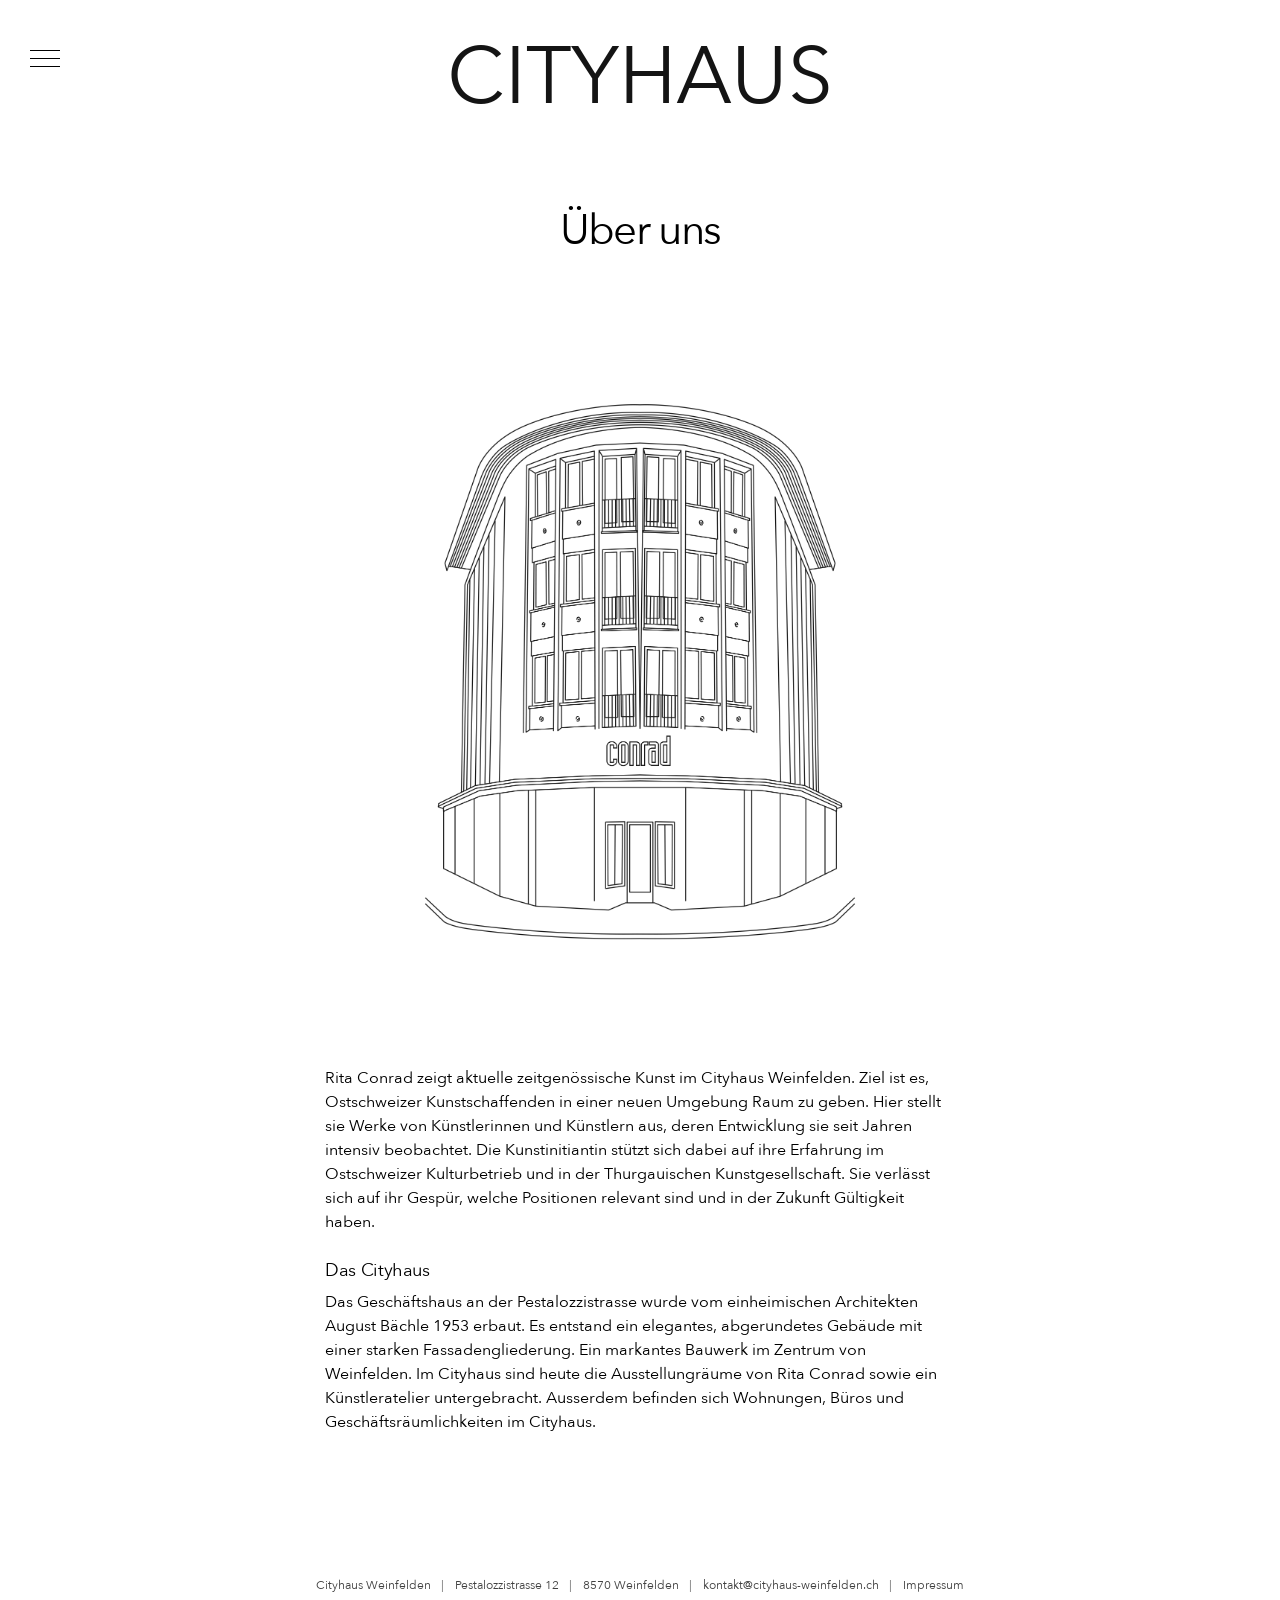
<file: ueber-uns.html>
﻿<!DOCTYPE html>
<html lang="de">
  <head>
    <meta charset="UTF-8" />
    <meta name="viewport" content="width=device-width, initial-scale=1.0" />
    <meta name="description" content="Über das Cityhaus." />
    <title>Über uns — Cityhaus</title>
    <link rel="stylesheet" href="css/style.css?v=20260930-5" />
  </head>
  <body>
    <header class="site-header">
      <button class="nav-toggle" type="button" aria-label="Menü öffnen" aria-expanded="false">
        <span></span>
        <span></span>
        <span></span>
      </button>

      <nav class="main-nav" aria-label="Hauptmenü">
        <ul>
          <li><a href="index.html">Home</a></li>
          <li><a href="ausstellungen.html">Ausstellungen</a></li>
          <li><a href="veranstaltungen.html">Veranstaltungen</a></li>
          <li><a href="kuenstler.html">Künstler</a></li>
          <li><a href="presse.html">Presse</a></li>
          <li><a href="ueber-uns.html" class="active">Über uns</a></li>
          <li><a href="kontakt.html">Kontakt</a></li>
        </ul>
      </nav>

      <a href="index.html" class="brand" aria-label="Cityhaus">
        <span class="brand-wordmark">CITYHAUS</span>
      </a>
    </header>

    <main class="page-shell about-page">
      <h1 class="page-title">Über uns</h1>
      <section class="about-visual">
        <img src="assets/ueber_uns.png" alt="Cityhaus Zeichnung" />
      </section>

      <section class="about-text">
        <p>Rita Conrad zeigt aktuelle zeitgenössische Kunst im Cityhaus Weinfelden. Ziel ist es, Ostschweizer Kunstschaffenden in einer neuen Umgebung Raum zu geben. Hier stellt sie Werke von Künstlerinnen und Künstlern aus, deren Entwicklung sie seit Jahren intensiv beobachtet. Die Kunstinitiantin stützt sich dabei auf ihre Erfahrung im Ostschweizer Kulturbetrieb und in der Thurgauischen Kunstgesellschaft. Sie verlässt sich auf ihr Gespür, welche Positionen relevant sind und in der Zukunft Gültigkeit haben.</p>
        <h2>Das Cityhaus</h2>
        <p>Das Geschäftshaus an der Pestalozzistrasse wurde vom einheimischen Architekten August Bächle 1953 erbaut. Es entstand ein elegantes, abgerundetes Gebäude mit einer starken Fassadengliederung. Ein markantes Bauwerk im Zentrum von Weinfelden. Im Cityhaus sind heute die Ausstellungräume von Rita Conrad sowie ein Künstleratelier untergebracht. Ausserdem befinden sich Wohnungen, Büros und Geschäftsräumlichkeiten im Cityhaus.</p>
      </section>
    </main>

    <footer class="site-footer">
      <div class="site-footer-row">
        <p>Cityhaus Weinfelden</p>
        <p>Pestalozzistrasse 12</p>
        <p>8570 Weinfelden</p>
        <p><a href="mailto:kontakt@cityhaus-weinfelden.ch">kontakt@cityhaus-weinfelden.ch</a></p>
        <p><a href="impressum.html">Impressum</a></p>
      </div>
    </footer>

    <script src="js/script.js"></script>
  </body>
</html>
</file>
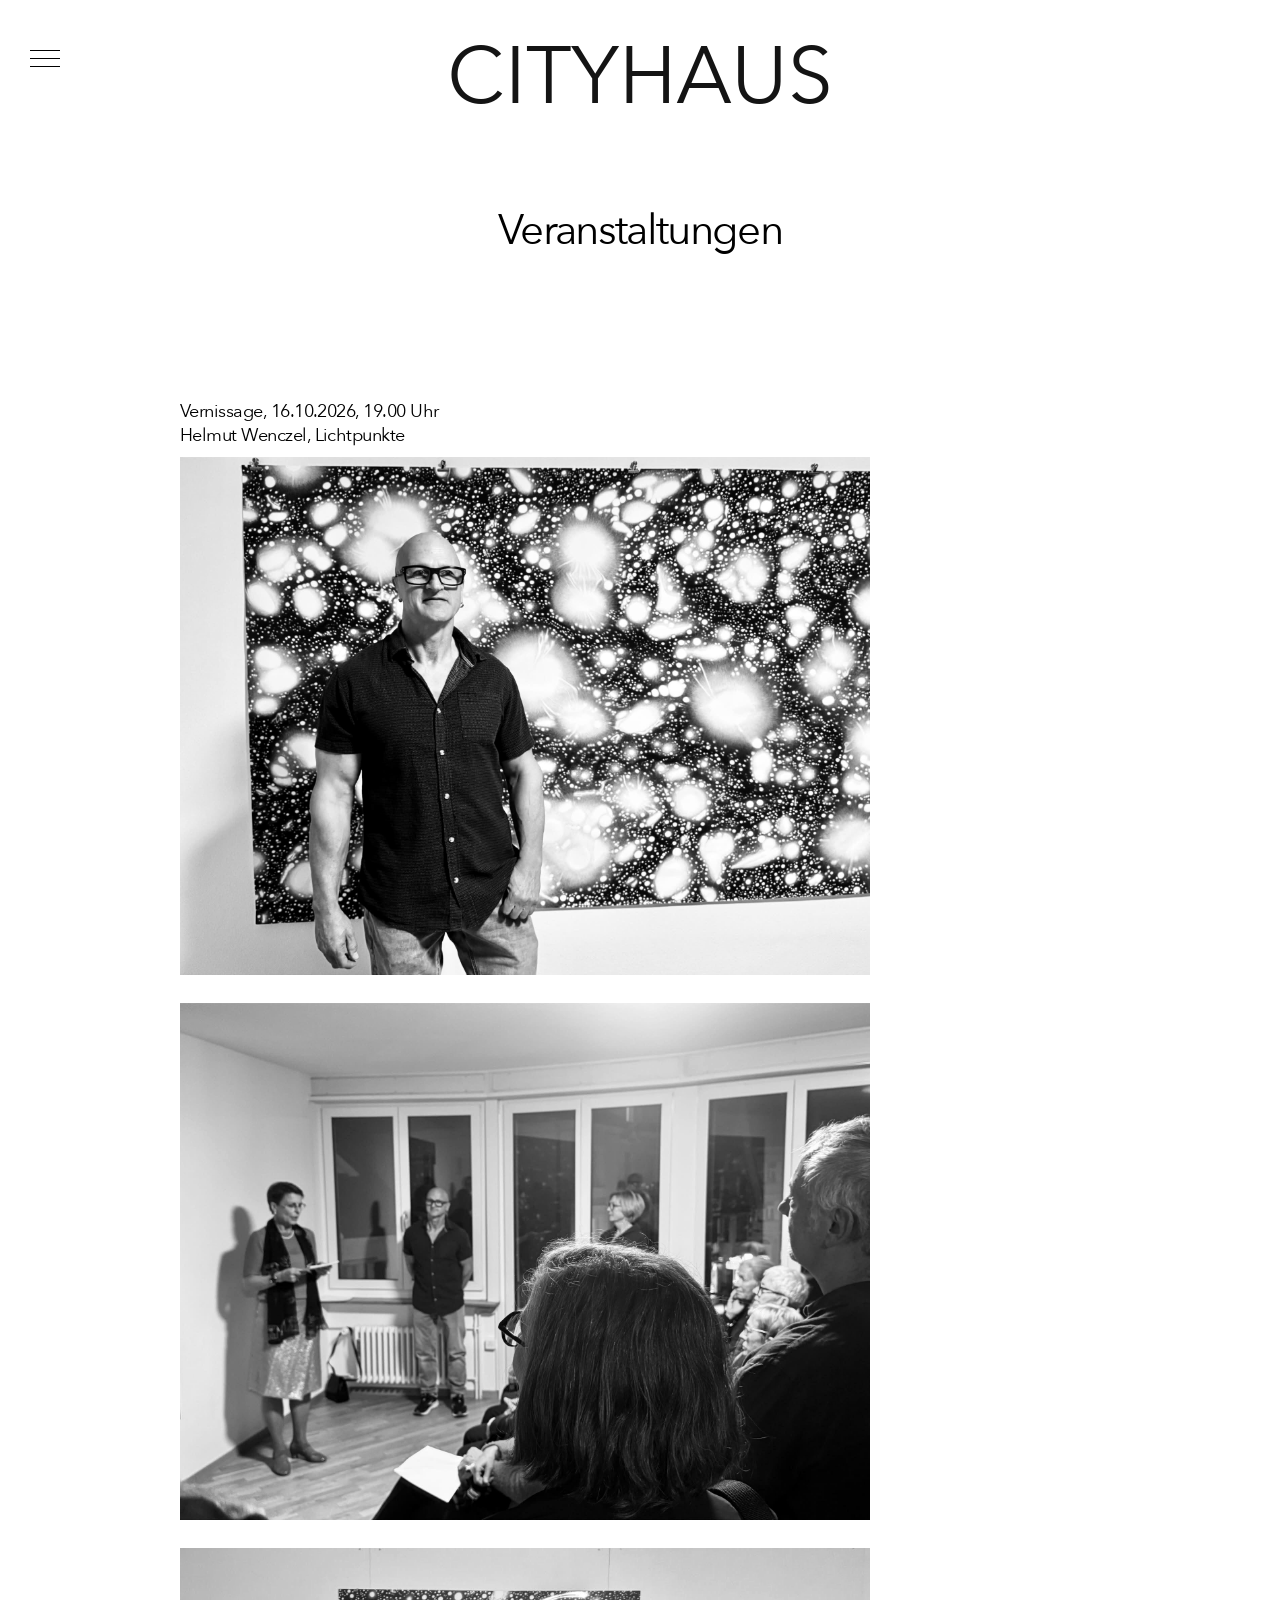
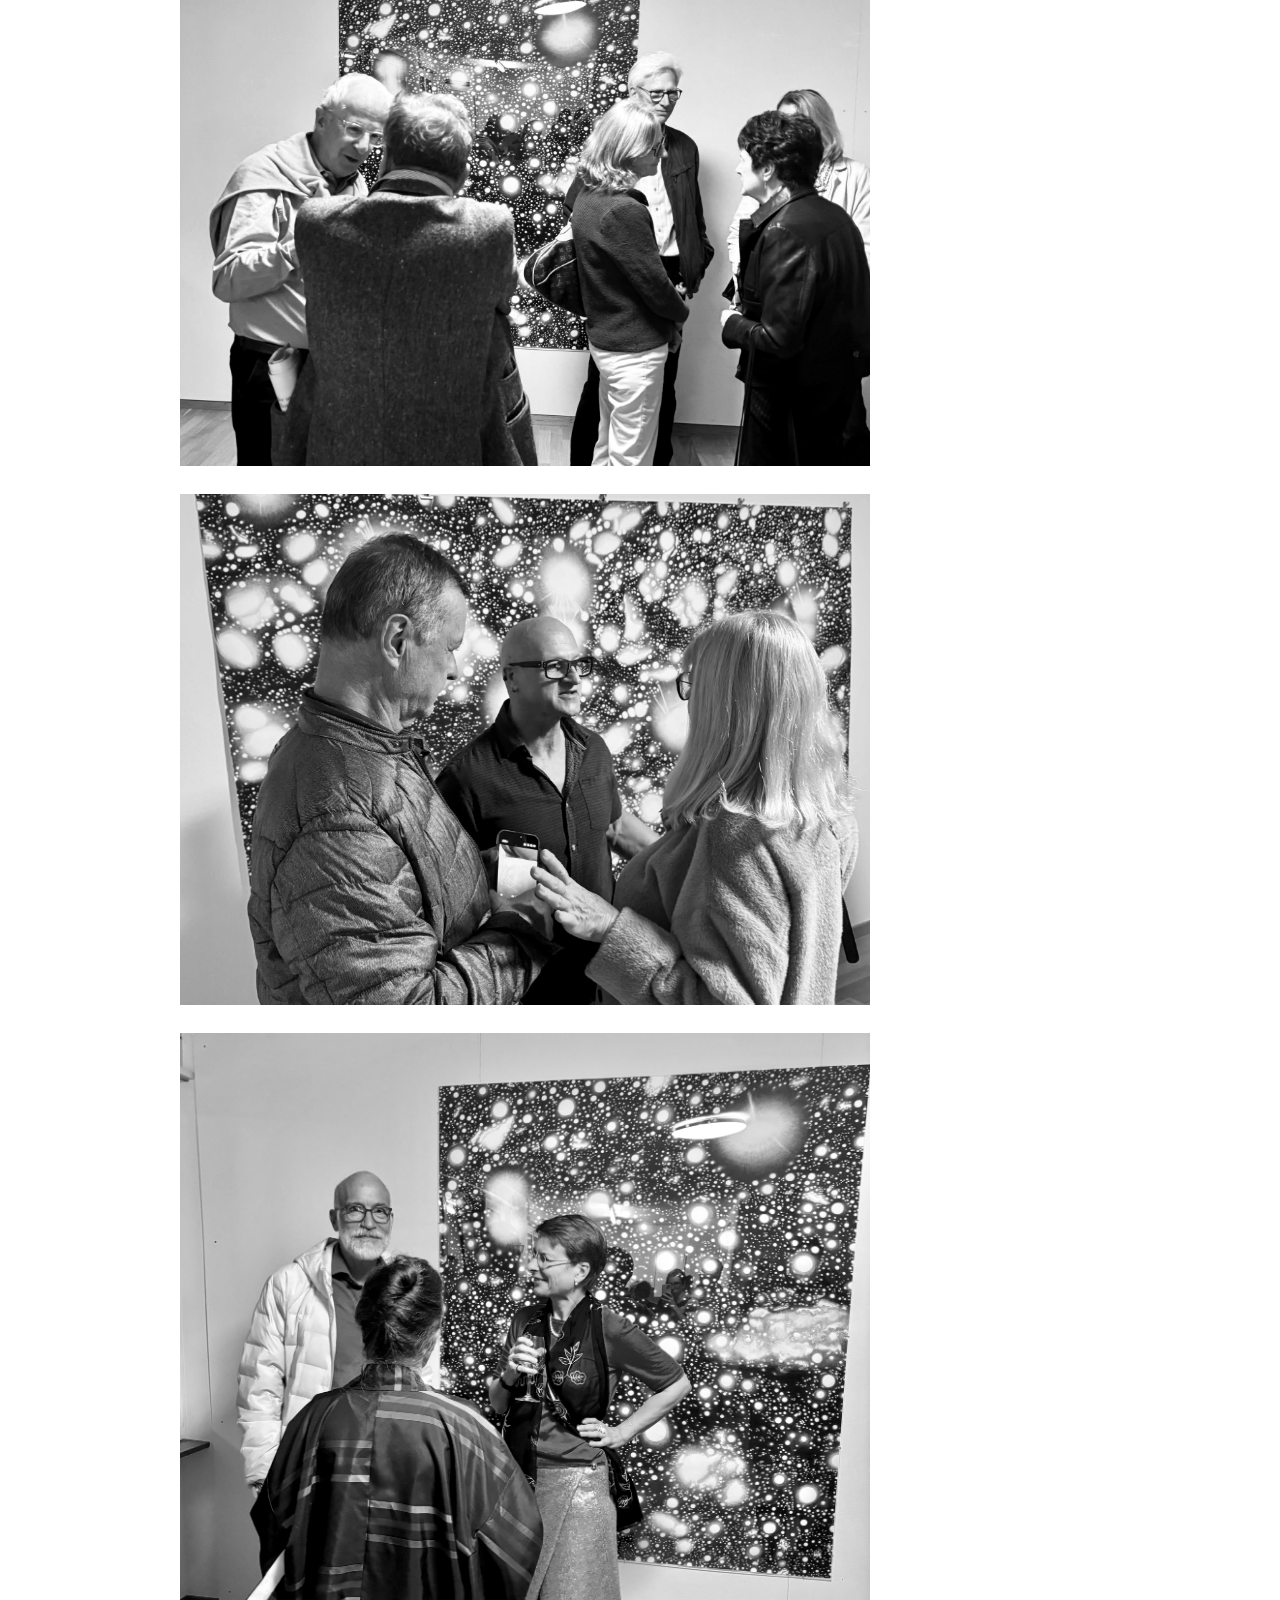
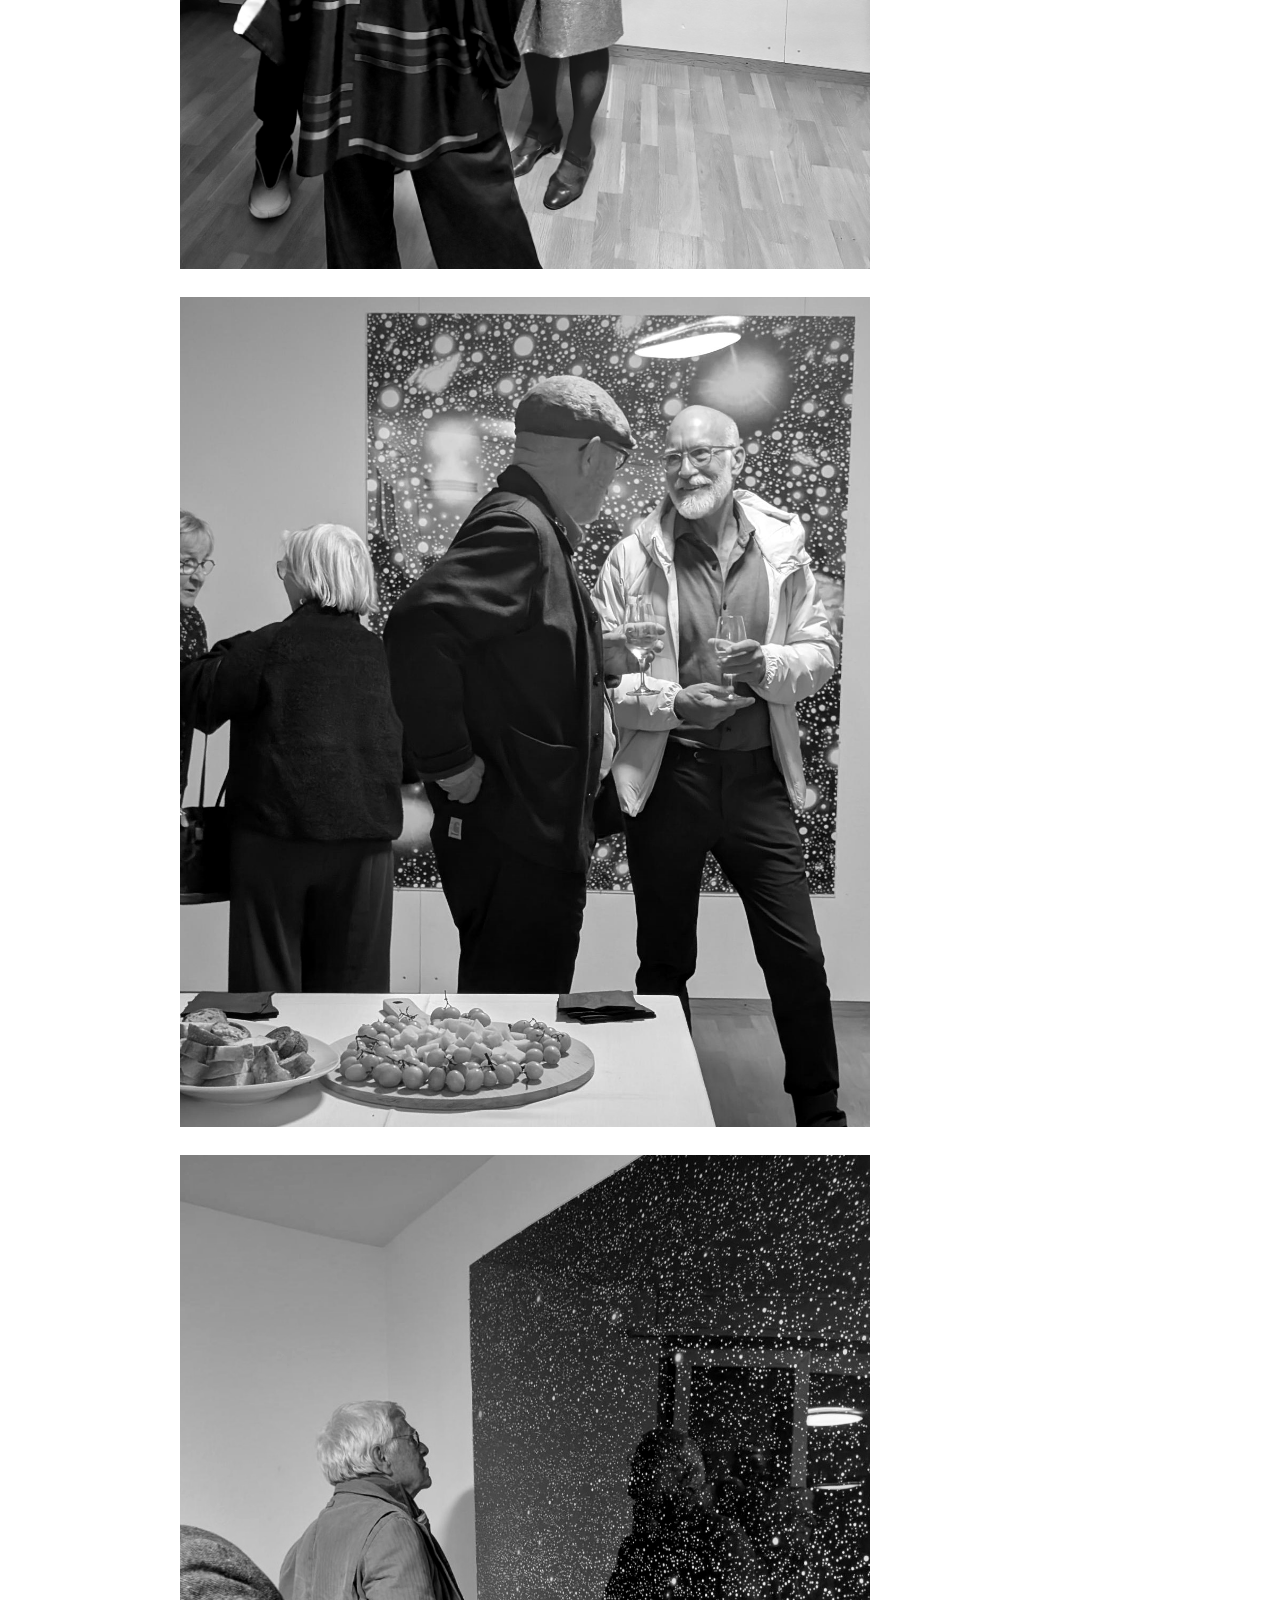
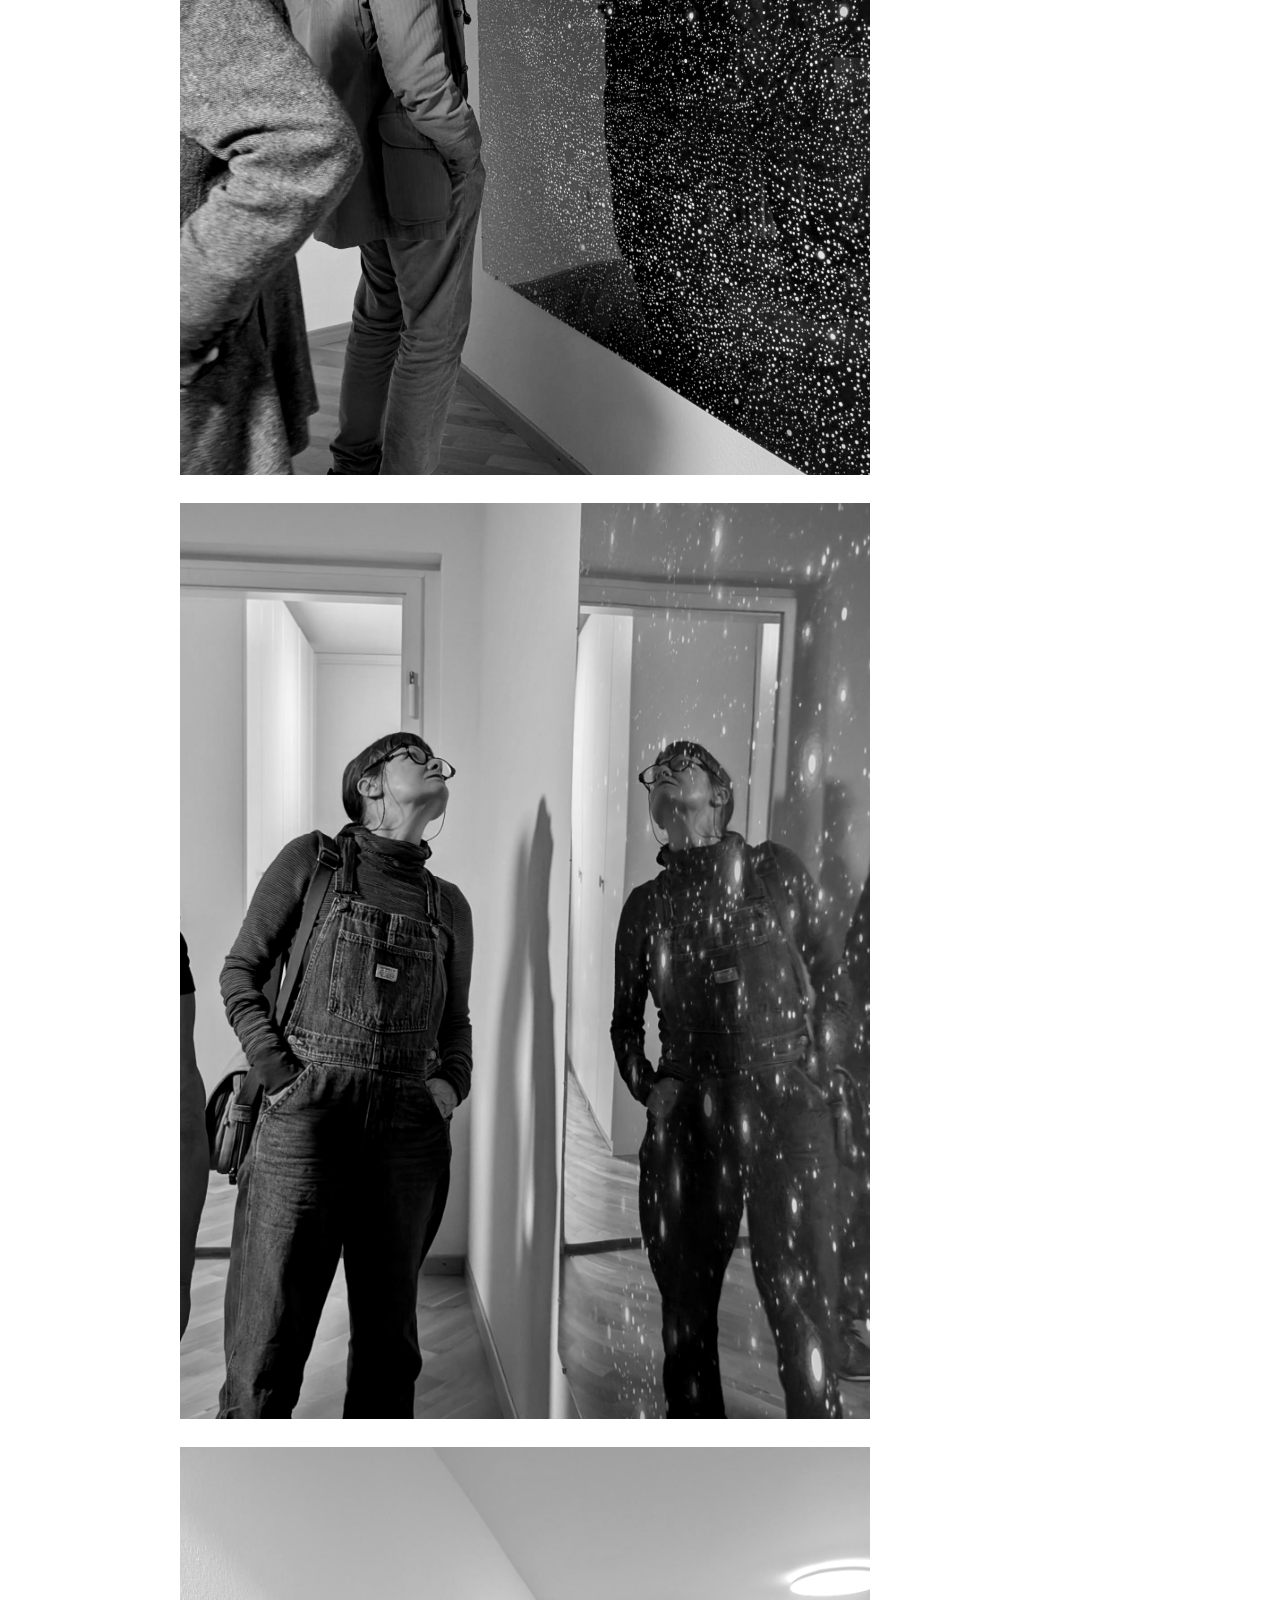
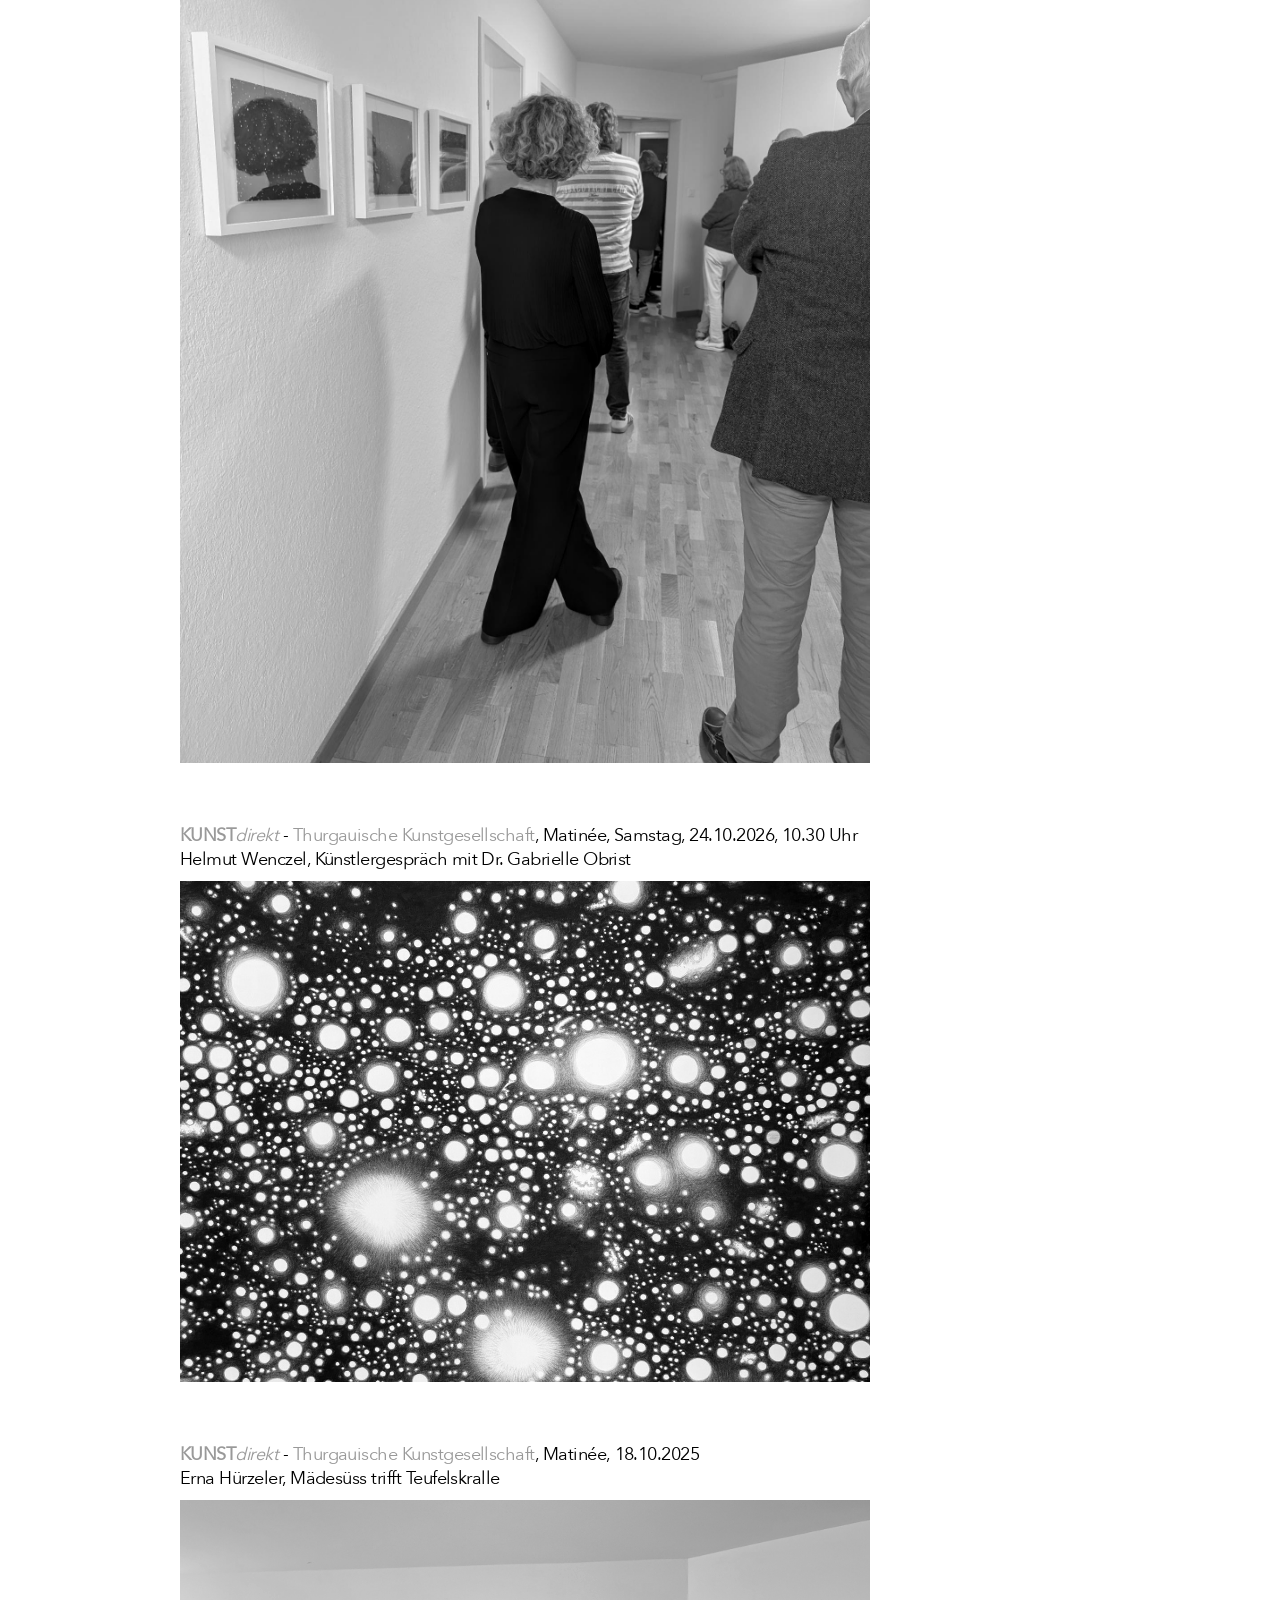
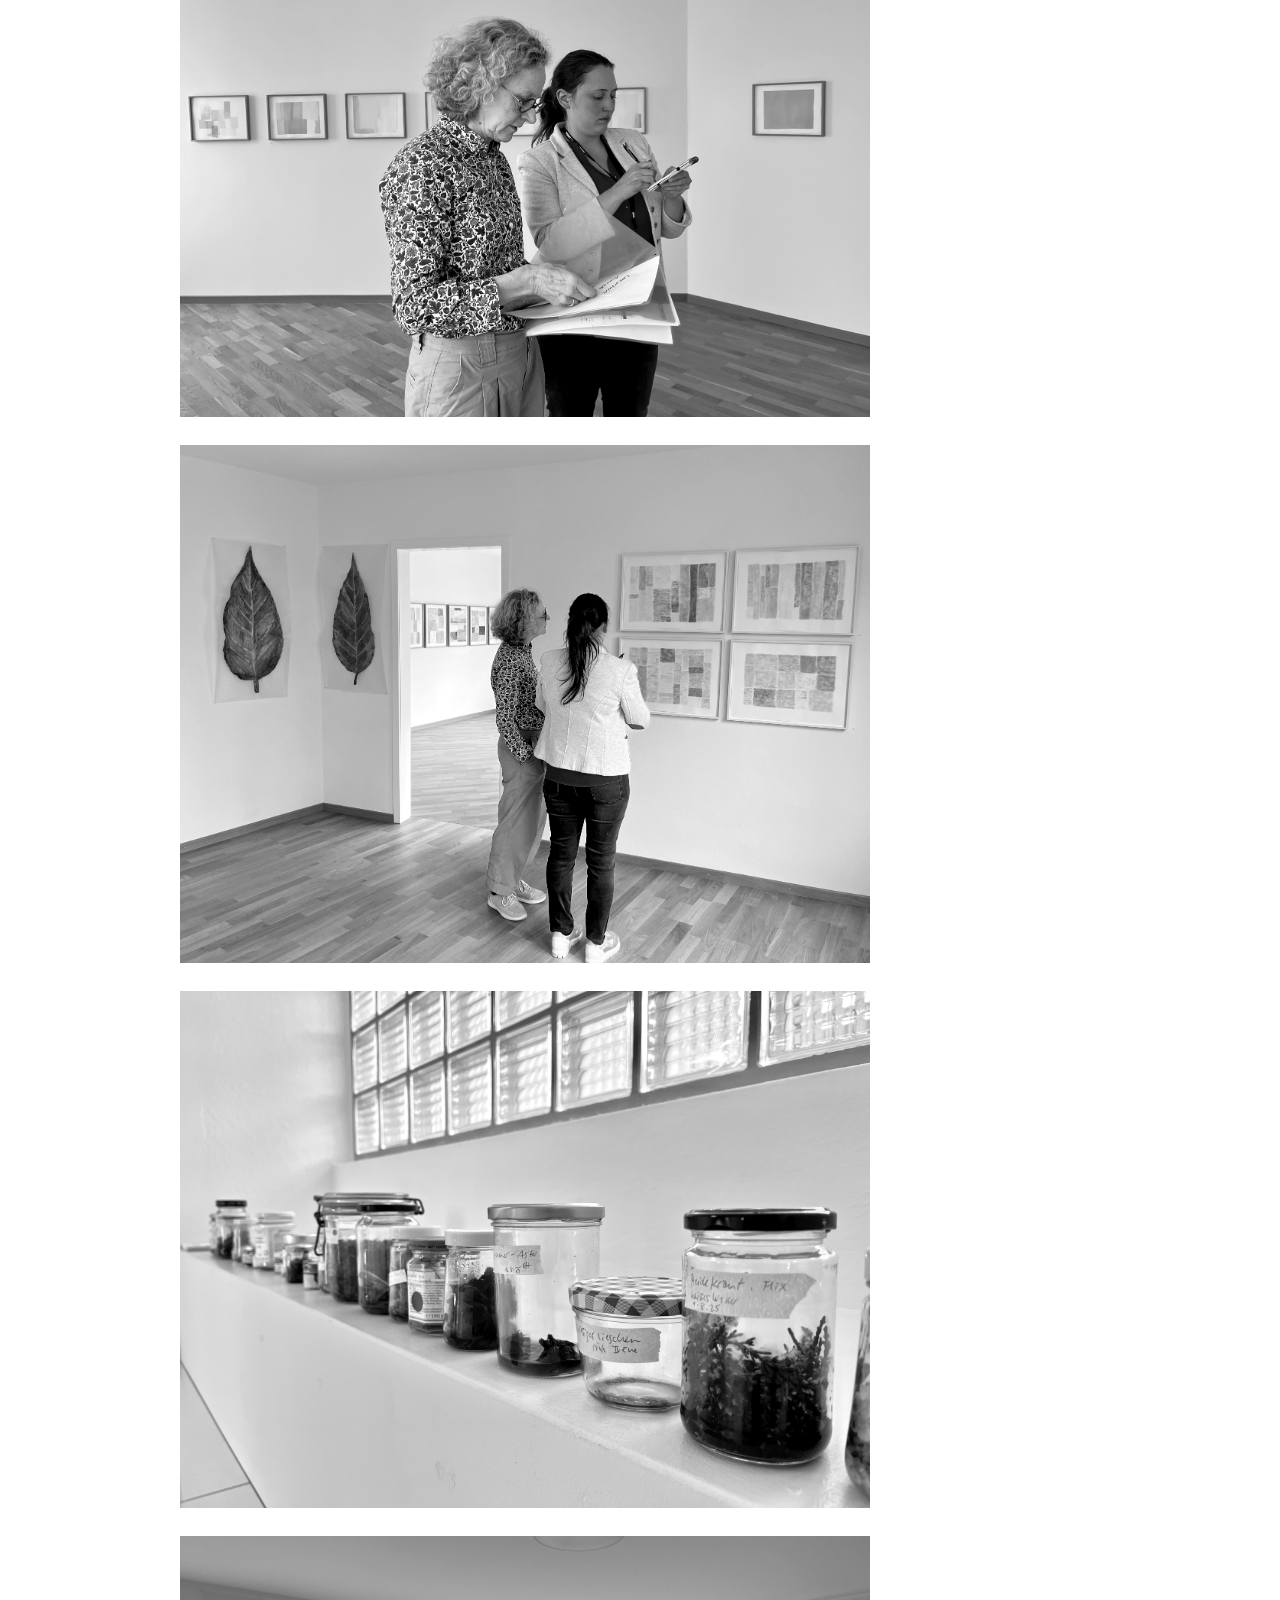
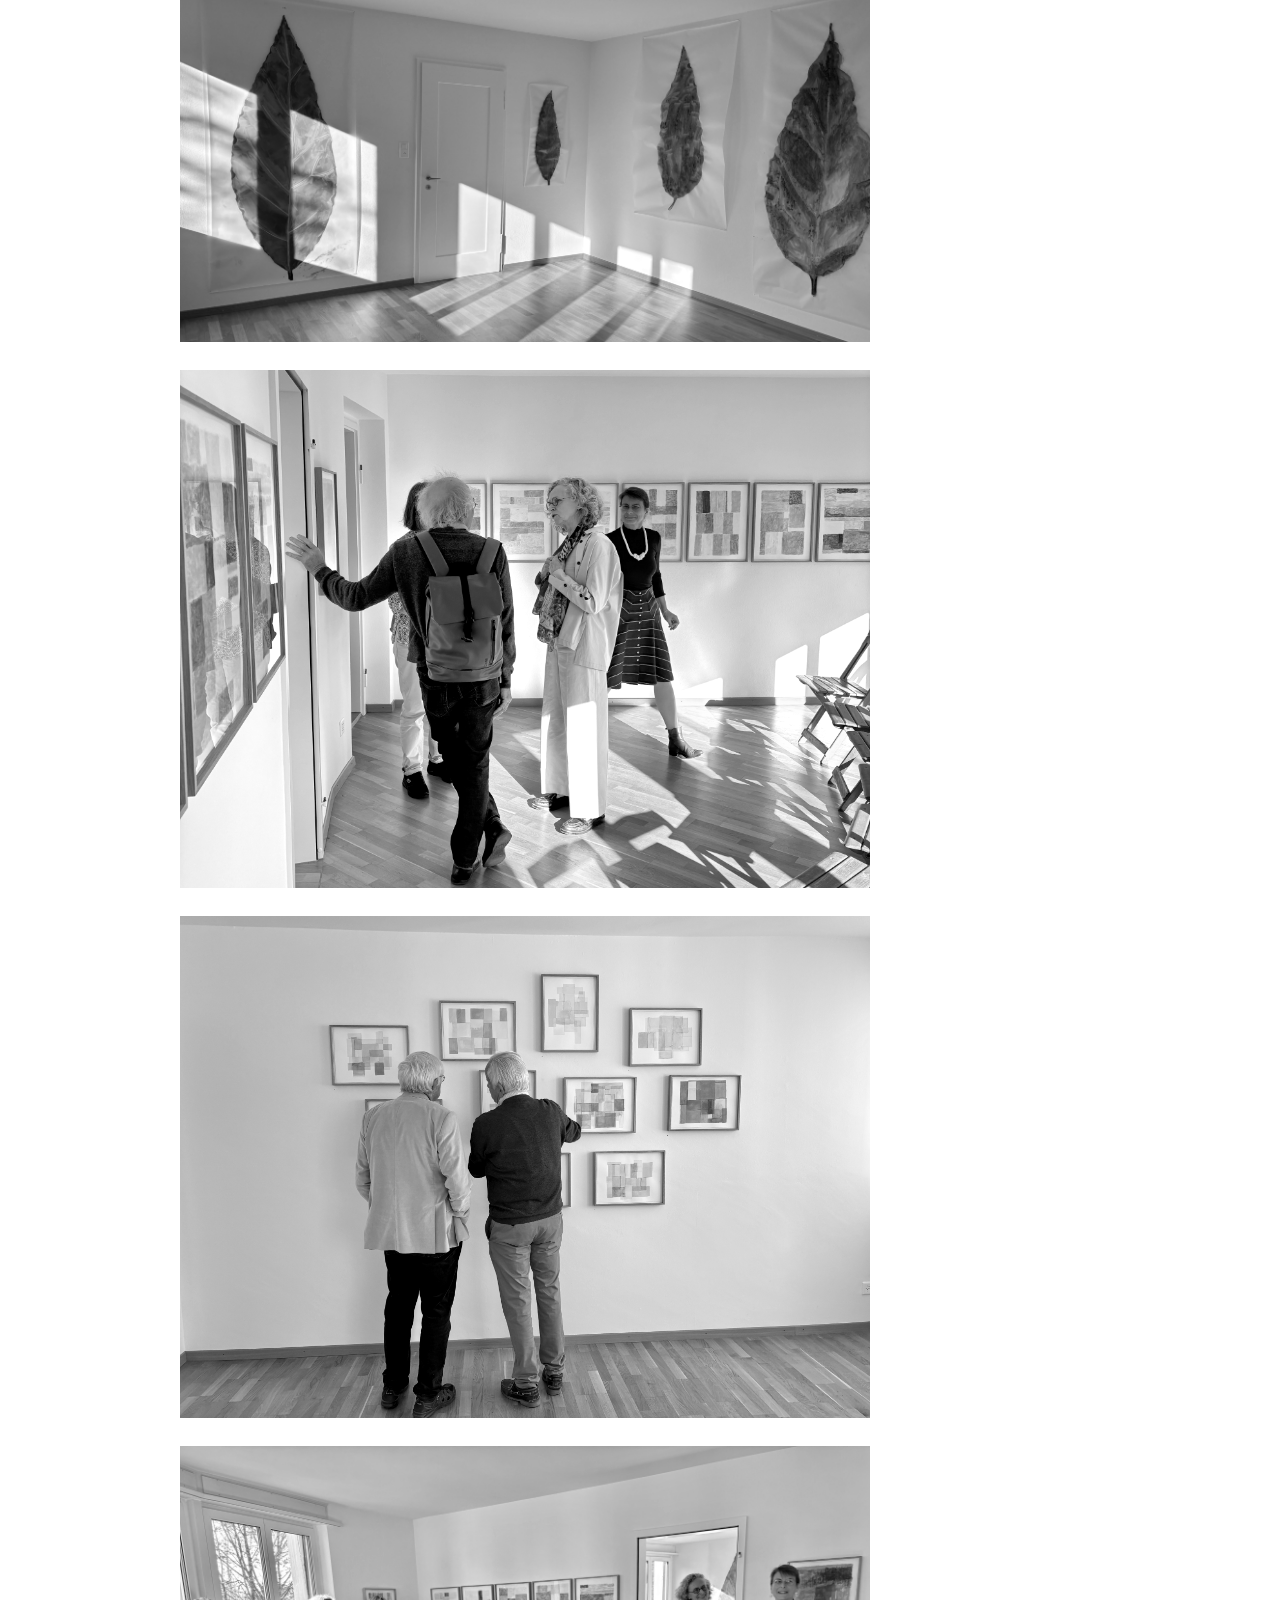
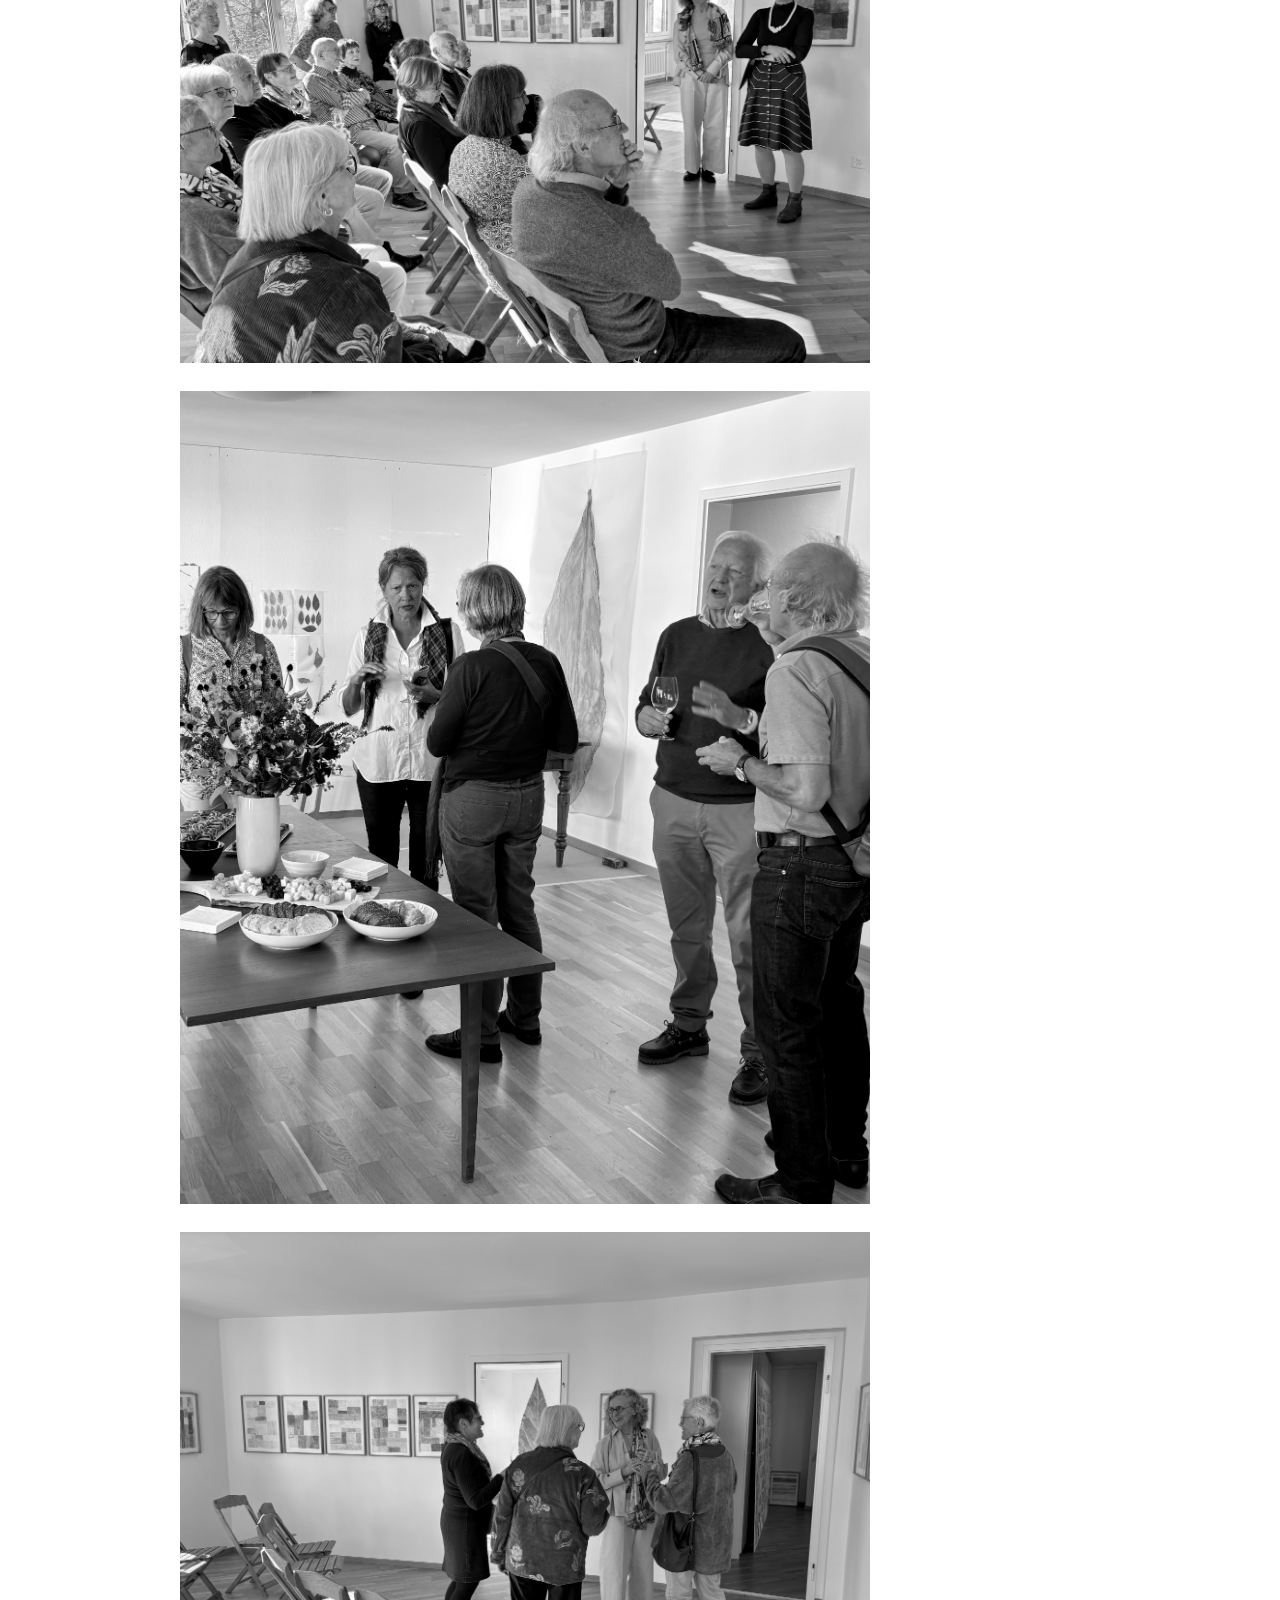
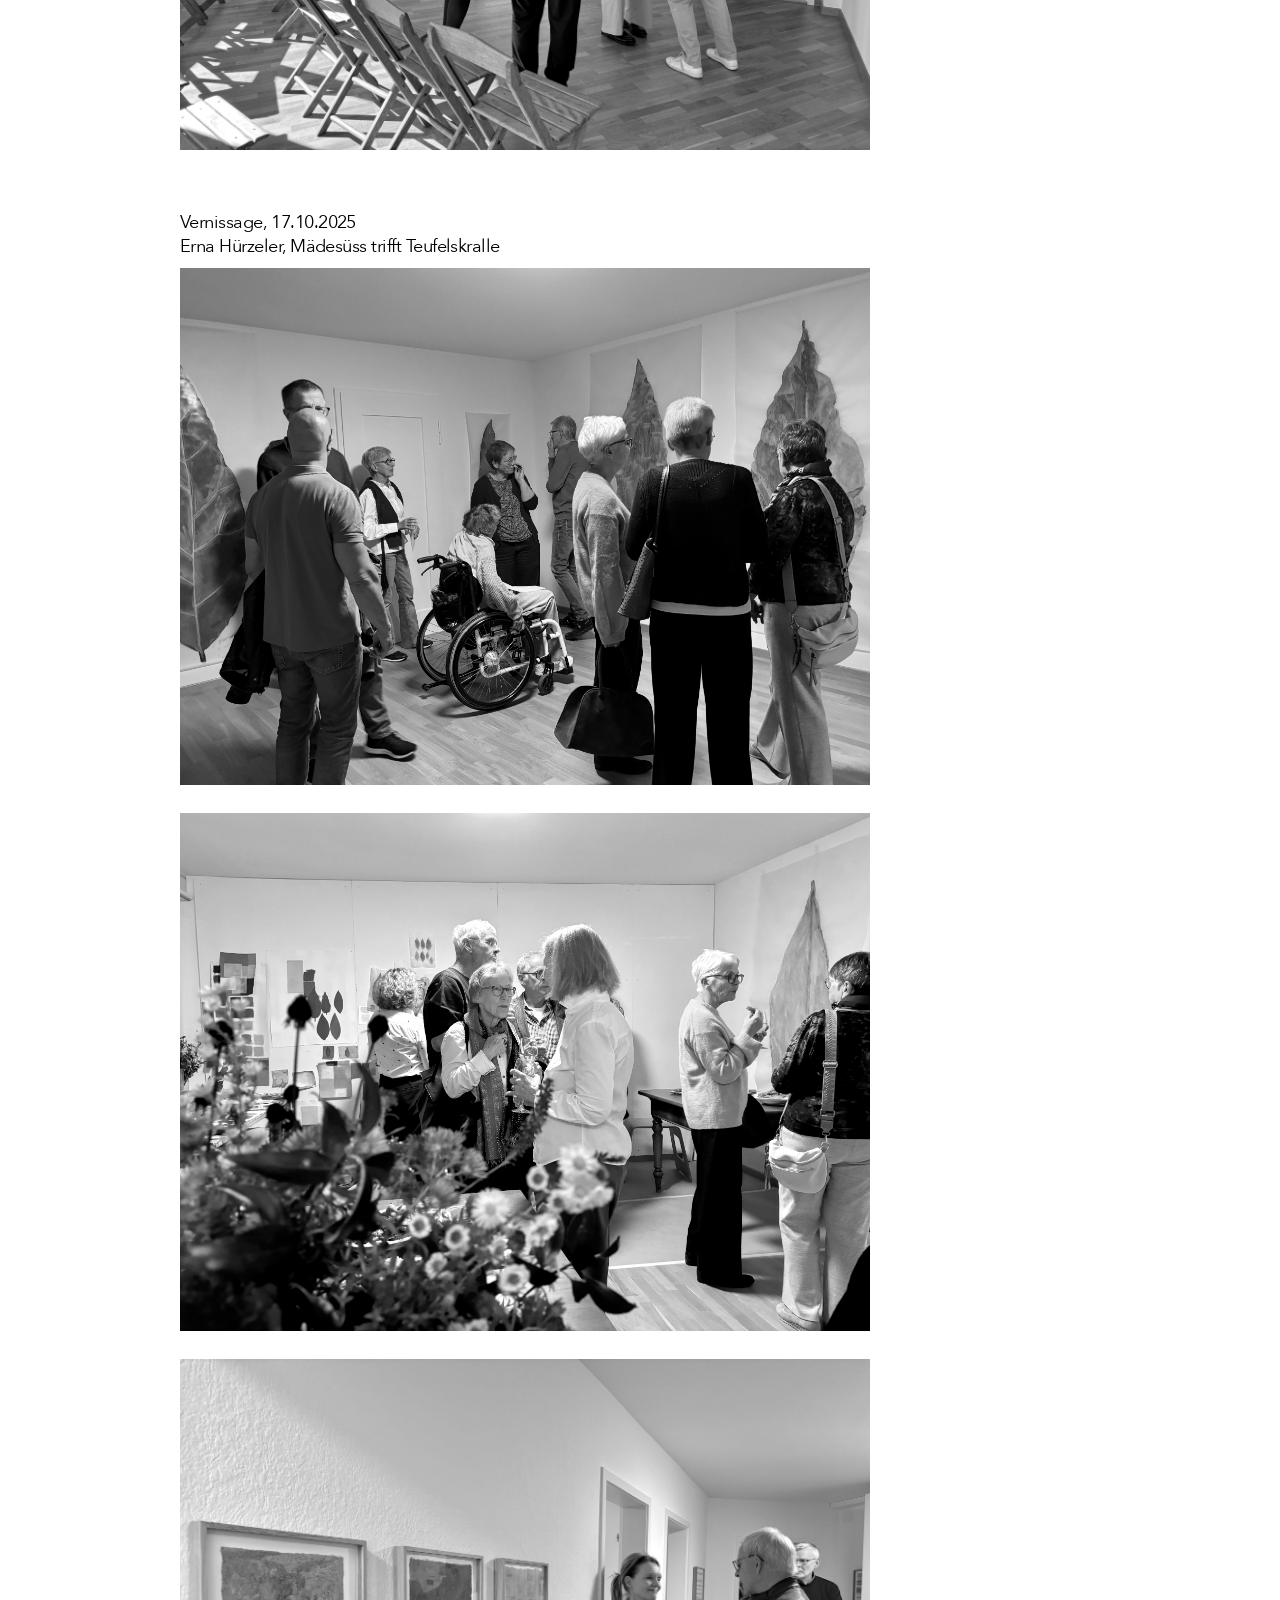
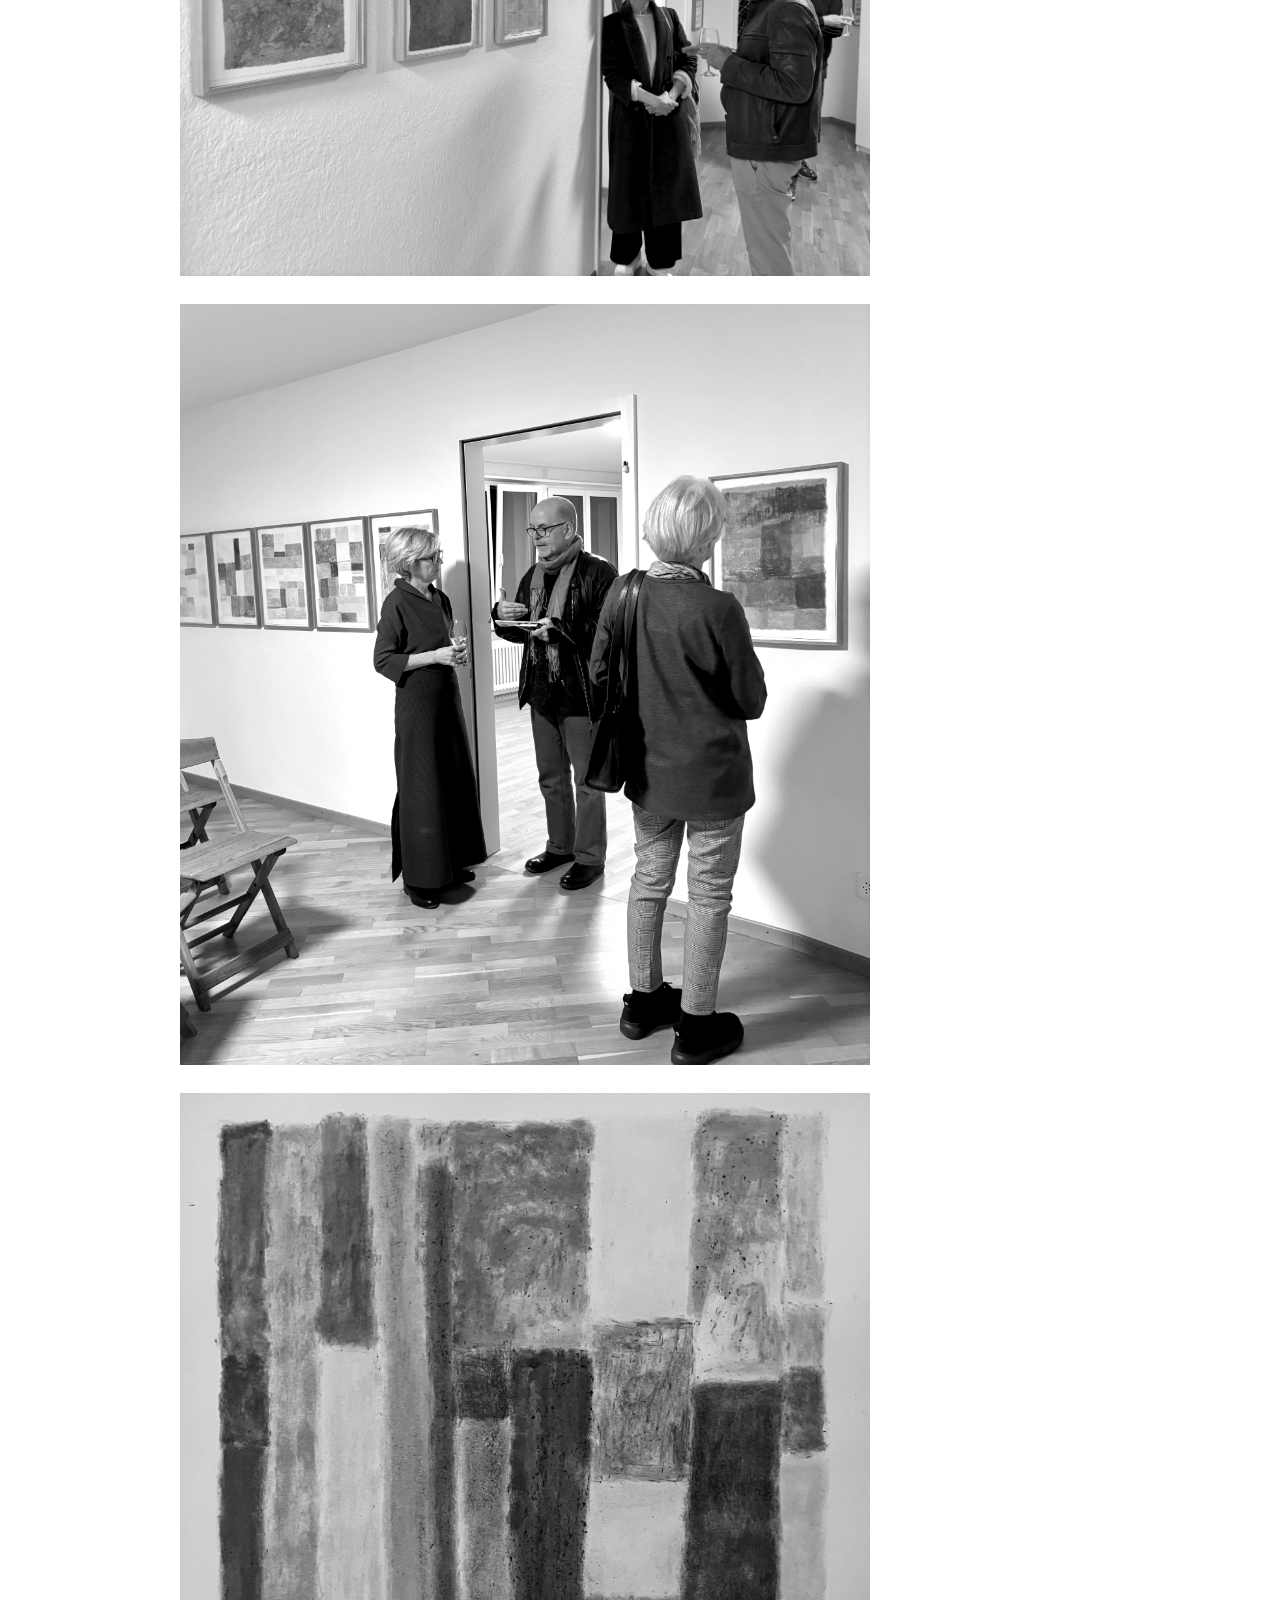
<file: veranstaltungen.html>
<!DOCTYPE html>
<html lang="de">
  <head>
    <meta charset="UTF-8" />
    <meta name="viewport" content="width=device-width, initial-scale=1.0" />
    <meta name="description" content="Veranstaltungen im Cityhaus Weinfelden." />
    <title>Veranstaltungen — Cityhaus</title>
    <link rel="stylesheet" href="css/style.css?v=20260930-5" />
  </head>
  <body>
    <header class="site-header">
      <button class="nav-toggle" type="button" aria-label="Menü öffnen" aria-expanded="false">
        <span></span>
        <span></span>
        <span></span>
      </button>

      <nav class="main-nav" aria-label="Hauptmenü">
        <ul>
          <li><a href="index.html">Home</a></li>
          <li><a href="ausstellungen.html">Ausstellungen</a></li>
          <li><a href="veranstaltungen.html" class="active">Veranstaltungen</a></li>
          <li><a href="kuenstler.html">Künstler</a></li>
          <li><a href="presse.html">Presse</a></li>
          <li><a href="ueber-uns.html">Über uns</a></li>
          <li><a href="kontakt.html">Kontakt</a></li>
        </ul>
      </nav>

      <a href="index.html" class="brand" aria-label="Cityhaus">
        <span class="brand-wordmark">CITYHAUS</span>
      </a>
    </header>

    <main class="page-shell">
      <h1 class="page-title">Veranstaltungen</h1>
      <section class="event-gallery" aria-labelledby="event-title-helmut-vernissage">
        <header class="event-heading">
          <h2 id="event-title-helmut-vernissage">Vernissage, 16.10.2026, 19.00 Uhr<br /><span class="event-artist">Helmut Wenczel, Lichtpunkte</span></h2>
        </header>
        <div class="event-gallery-list">
          <img src="assets/Veranstaltung%20Helmut%20Vernissage/7543a8d0-3ece-4c97-84ca-fa61a4c7b3b1.jpg" alt="Vernissage mit Helmut Wenczel" />
          <img src="assets/Veranstaltung%20Helmut%20Vernissage/f40305a4-7532-4d48-b7f3-e65216a3c2aa.jpg" alt="Vernissage mit Helmut Wenczel" />
          <img src="assets/Veranstaltung%20Helmut%20Vernissage/48368ab6-fa89-4d11-8843-121f7b881773.jpg" alt="Vernissage mit Helmut Wenczel" />
          <img src="assets/Veranstaltung%20Helmut%20Vernissage/9f54a081-892d-4e57-8903-e186bcb2168d.jpg" alt="Vernissage mit Helmut Wenczel" />
          <img src="assets/Veranstaltung%20Helmut%20Vernissage/IMG_0433.jpg" alt="Vernissage mit Helmut Wenczel" />
          <img src="assets/Veranstaltung%20Helmut%20Vernissage/A89F93A9-E0C3-4B93-853E-B37A2F7E734A.jpg" alt="Vernissage mit Helmut Wenczel" />
          <img src="assets/Veranstaltung%20Helmut%20Vernissage/597E7275-A61B-484C-A5D5-5848899F00C1.jpg" alt="Vernissage mit Helmut Wenczel" />
          <img src="assets/Veranstaltung%20Helmut%20Vernissage/5CF064B0-0EC8-4636-9846-345592C08ABB.jpg" alt="Vernissage mit Helmut Wenczel" />
          <img src="assets/Veranstaltung%20Helmut%20Vernissage/unnamed.jpg" alt="Vernissage mit Helmut Wenczel" />
        </div>
      </section>

      <section class="event-gallery" aria-labelledby="event-title-helmut-kunstdirekt">
        <header class="event-heading">
          <h2 id="event-title-helmut-kunstdirekt"><a class="event-link" href="assets/Ausschreibung_Helmut%20Wenczel_%20Kunstdirekt.pdf"><strong>KUNST</strong><em>direkt</em></a> - <a class="event-link" href="https://kunstgesellschaft-tg.ch/">Thurgauische Kunstgesellschaft</a>, Matinée, Samstag, 24.10.2026, 10.30 Uhr</h2>
          <h2 class="event-artist">Helmut Wenczel, Künstlergespräch mit Dr. Gabrielle Obrist</h2>
        </header>
        <div class="event-gallery-list">
          <img src="assets/IMG_7313.jpeg" alt="KUNSTdirekt mit Helmut Wenczel" />
        </div>
      </section>

      <section class="event-gallery" aria-labelledby="event-title-erna-kunstdirekt">
        <header class="event-heading">
          <h2 id="event-title-erna-kunstdirekt"><a class="event-link" href="assets/Erna_kunstdirekt.pdf"><strong>KUNST</strong><em>direkt</em></a> - <a class="event-link" href="https://kunstgesellschaft-tg.ch/">Thurgauische Kunstgesellschaft</a>, Matinée,</h2>
          <h2>18.10.2025</h2>
          <h2 class="event-artist">Erna Hürzeler, Mädesüss trifft Teufelskralle</h2>
        </header>
        <div class="event-gallery-list">
          <img src="assets/Veranstaltung_Erna_Kunstdirekt/IMG_5331.jpeg" alt="Kunstdirekt mit Erna Hünzeler" />
          <img src="assets/Veranstaltung_Erna_Kunstdirekt/IMG_5337.jpeg" alt="Kunstdirekt mit Erna Hünzeler" />
          <img src="assets/Veranstaltung_Erna_Kunstdirekt/IMG_5373.jpeg" alt="Kunstdirekt mit Erna Hünzeler" />
          <img src="assets/Veranstaltung_Erna_Kunstdirekt/IMG_6886.JPG" alt="Kunstdirekt mit Erna Hünzeler" />
          <img src="assets/Veranstaltung_Erna_Kunstdirekt/IMG_6901.JPG" alt="Kunstdirekt mit Erna Hünzeler" />
          <img src="assets/Veranstaltung_Erna_Kunstdirekt/IMG_6914.JPG" alt="Kunstdirekt mit Erna Hünzeler" />
          <img src="assets/Veranstaltung_Erna_Kunstdirekt/IMG_6928.JPG" alt="Kunstdirekt mit Erna Hünzeler" />
          <img src="assets/Veranstaltung_Erna_Kunstdirekt/IMG_6942.JPG" alt="Kunstdirekt mit Erna Hünzeler" />
          <img src="assets/Veranstaltung_Erna_Kunstdirekt/IMG_6947.JPG" alt="Kunstdirekt mit Erna Hünzeler" />
        </div>
      </section>

      <section class="event-gallery" aria-labelledby="event-title-erna">
        <header class="event-heading">
          <h2 id="event-title-erna">Vernissage,</h2>
          <h2>17.10.2025</h2>
          <h2 class="event-artist">Erna Hürzeler, Mädesüss trifft Teufelskralle</h2>
        </header>
        <div class="event-gallery-list">
          <img src="assets/Veranstaltungen_Erna_Vernissage/IMG_2200.jpeg" alt="Vernissage mit Erna Hürzeler" />
          <img src="assets/Veranstaltungen_Erna_Vernissage/IMG_2209.jpeg" alt="Vernissage mit Erna Hürzeler" />
          <img src="assets/Veranstaltungen_Erna_Vernissage/IMG_2227.jpeg" alt="Vernissage mit Erna Hürzeler" />
          <img src="assets/Veranstaltungen_Erna_Vernissage/IMG_2235.jpeg" alt="Vernissage mit Erna Hürzeler" />
          <img src="assets/Veranstaltungen_Erna_Vernissage/IMG_5456.jpeg" alt="Vernissage mit Erna Hürzeler" />
          <img src="assets/Veranstaltungen_Erna_Vernissage/IMG_6855.jpg" alt="Vernissage mit Erna Hürzeler" />
          <img src="assets/Veranstaltungen_Erna_Vernissage/IMG_6883.JPG" alt="Vernissage mit Erna Hürzeler" />
          <img src="assets/Veranstaltungen_Erna_Vernissage/IMG_6891.jpg" alt="Vernissage mit Erna Hürzeler" />
          <img src="assets/Veranstaltungen_Erna_Vernissage/IMG_6916.JPG" alt="Vernissage mit Erna Hürzeler" />
        </div>
      </section>

      <section class="event-gallery" aria-labelledby="event-title">
        <header class="event-heading">
          <h2 id="event-title"><a class="event-link" href="assets/250120_DiMaria_Lagerschau_220225%20(verschoben).pdf"><strong>KUNST</strong><em>direkt</em></a> - <a class="event-link" href="https://kunstgesellschaft-tg.ch/">Thurgauische Kunstgesellschaft</a>, Matinée,</h2>
          <h2>22.02.2025</h2>
          <h2 class="event-artist">Arturo Di Maria, Lagerschau+</h2>
        </header>
        <div class="event-gallery-list">
          <img src="assets/Veranstaltungen_Arturo/1.jpeg" alt="Kunstdirekt, Thurgauische Kunstgesellschaft, Matinée" />
          <img src="assets/Veranstaltungen_Arturo/2.jpeg" alt="Kunstdirekt, Thurgauische Kunstgesellschaft, Matinée" />
          <img src="assets/Veranstaltungen_Arturo/3.jpeg" alt="Kunstdirekt, Thurgauische Kunstgesellschaft, Matinée" />
          <img src="assets/Veranstaltungen_Arturo/5.jpeg" alt="Kunstdirekt, Thurgauische Kunstgesellschaft, Matinée" />
          <img src="assets/Veranstaltungen_Arturo/6.jpeg" alt="Kunstdirekt, Thurgauische Kunstgesellschaft, Matinée" />
          <img src="assets/Veranstaltungen_Arturo/4.jpeg" alt="Kunstdirekt, Thurgauische Kunstgesellschaft, Matinée" />
        </div>
      </section>
    </main>

    <footer class="site-footer">
      <div class="site-footer-row">
        <p>Cityhaus Weinfelden</p>
        <p>Pestalozzistrasse 12</p>
        <p>8570 Weinfelden</p>
        <p><a href="mailto:kontakt@cityhaus-weinfelden.ch">kontakt@cityhaus-weinfelden.ch</a></p>
        <p><a href="impressum.html">Impressum</a></p>
      </div>
    </footer>

    <script src="js/script.js"></script>
  </body>
</html>
</file>
<file: css/style.css>
@font-face {
  font-family: 'AvenirNextRegular';
  src: url('../fonts/AvenirNext-Regular.woff') format('woff');
  font-weight: 400;
  font-style: normal;
  font-display: swap;
}

:root {
  --bg: #ffffff;
  --panel: #ffffff;
  --text: #000000;
  --muted: #000000;
  --line: rgba(0, 0, 0, 0.12);
  --accent: #7a1c1a;
  --shadow: 0 8px 18px rgba(0, 0, 0, 0.04);
  --font-main: 'AvenirNextRegular', 'Avenir Next Regular', 'Avenir Next', 'Avenir Light', 'Helvetica Neue', Arial, sans-serif;
}

* { box-sizing: border-box; }

html, body {
  margin: 0;
  padding: 0;
  min-height: 100%;
  background: #ffffff;
  color: var(--text);
  font-family: var(--font-main);
  font-weight: 300;
}

img {
  display: block;
  max-width: 100%;
}

a {
  color: inherit;
  text-decoration: none;
}

body {
  min-height: 100vh;
}

.site-header {
  position: sticky;
  top: 0px;
  z-index: 120;
  display: flex;
  flex-direction: column;
  align-items: center;
  justify-content: center;
  padding: 50px 0px 50px;
  background: rgba(255, 255, 255, 0.96);
  backdrop-filter: blur(2px);
  -webkit-backdrop-filter: blur(2px);
}

.brand {
  position: relative;
  z-index: 1002;
  display: inline-flex;
  flex-direction: column;
  align-items: center;
  justify-content: center;
  gap: 0;
  text-align: center;
  width: fit-content;
  margin: 0;
  padding-top: 0;
}

.brand-wordmark {
  display: inline-block;
  font-family: 'AvenirNextRegular', 'Avenir Next Regular', 'Avenir Next', 'Avenir Light', 'Helvetica Neue', Arial, sans-serif;
  font-size: 5rem;
  font-weight: 400;
  line-height: 0.7;
  letter-spacing: 0;
  text-transform: uppercase;
  color: rgba(0, 0, 0, 0.92);
  white-space: nowrap;
  -webkit-font-smoothing: antialiased;
  text-rendering: optimizeLegibility;
}

.brand-location {
  display: none;
}

.main-nav {
  position: fixed;
  inset: 0;
  display: none;
  background: rgba(255, 255, 255, 0.98);
  z-index: 1000;
  padding: 110px 0px 40px;
}

.main-nav.is-open {
  display: block;
}

.main-nav ul {
  list-style: none;
  display: flex;
  flex-direction: column;
  align-items: flex-start;
  gap: 20px;
  margin: 0;
  padding: 0;
  background: white;
  padding-left: 34px;
  padding-bottom: 50px;
  padding-top: 50px;
}

.main-nav a {
  position: relative;
  display: inline-block;
  font-size: 2.1rem;
  letter-spacing: 0.02em;
  text-transform: none;
  color: var(--text);
  padding: 0;
  transition: color 0.2s ease;
  font-weight: 400;
}

.main-nav a::after {
  content: none;
}

.main-nav a.active {
  color: rgba(0, 0, 0, 0.5);
}

.main-nav a:hover {
  color: #999;
}

.nav-toggle {
  position: fixed;
  top: 50px;
  left: 30px;
  display: none;
  width: 30px;
  height: 18px;
  background: transparent;
  border: none;
  z-index: 1001;
  cursor: pointer;
  padding: 0;
}

.nav-toggle span {
  position: absolute;
  left: 0;
  width: 100%;
  height: 1px;
  background: var(--text);
  transition: 0.2s ease;
}

.nav-toggle span:nth-child(1) { top: 0; }
.nav-toggle span:nth-child(2) { top: 8px; }
.nav-toggle span:nth-child(3) { top: 16px; }

.nav-toggle.is-active span:nth-child(1) {
  top: 13px;
  transform: rotate(45deg);
}

.nav-toggle.is-active span:nth-child(2) {
  opacity: 0;
}

.nav-toggle.is-active span:nth-child(3) {
  top: 13px;
  transform: rotate(-45deg);
}

.page-shell {
  max-width: 1100px;
  width: min(1100px, calc(100% - 32px));
  margin: 0 auto;
  padding: 24px 0 80px;
}

.page-title {
  font-size: clamp(2.4rem, 3.3vw, 3.4rem);
  font-weight: 400;
  letter-spacing: -0.04em;
  text-align: center;
  margin: 22px 0 140px;
  color: #000;
}

h1, h2, h3 {
  font-weight: 400;
}

.hero-split {
  display: grid;
  grid-template-columns: 1fr 0.8fr;
  align-items: center;
  gap: 36px;
  max-width: 900px;
  margin: 0 auto;
}

.hero-image-panel {
  background: transparent;
  padding: 0;
  box-shadow: none;
  max-width: 640px;
  justify-self: center;
  overflow: visible;
}

.hero-image-panel img {
  width: 100%;
  height: auto;
  object-fit: cover;
  display: block;
  transform: none;
  transform-origin: center;
  margin: 0;
}

.hero-copy {
  display: flex;
  flex-direction: column;
  align-items: flex-start;
  justify-content: center;
  gap: 0.2rem;
}

.hero-copy h1,
.page-intro h1,
.contact-card h1,
.about-text h1 {
  margin: 0;
  font-size: clamp(2.2rem, 3vw, 3.1rem);
  font-weight: 400;
  letter-spacing: -0.04em;
  color: #000000;
}

.hero-copy .artist-name,
.hero-copy .series-name,
.hero-copy .event-date {
  color: rgba(0, 0, 0, 0.6);
}

.hero-copy .artist-name,
.hero-copy .series-name,
.hero-copy .event-date,
.exhibit-copy h2,
.featured-copy h2,
.artist-card h3,
.contact-card p,
.about-text p {
  margin: 0;
}

.hero-copy .artist-name {
  margin-top: 18px;
  font-weight: 400;
  font-size: 1.05rem;
}

.hero-copy .series-name,
.hero-copy .event-date,
.exhibit-title,
.exhibit-dates,
.featured-copy p,
.contact-card p {
  font-size: 1rem;
  color: rgba(0, 0, 0, 0.6);
  line-height: 1.35;
}

.about-text {
  width: min(630px, 100%);
  max-width: 100%;
  text-align: left;
  margin: 0 auto;
  color: #000;
}

.about-text p {
  font-size: 1rem;
  line-height: 1.5;
  color: #000;
  text-align: left;
  hyphens: auto;
}

.initial-prompt {
  margin-top: 52px;
  padding: 28px 0 0;
  border-top: 1px solid var(--line);
}

.prompt-label {
  margin: 0 0 12px;
  font-size: 0.72rem;
  letter-spacing: 0.18em;
  text-transform: uppercase;
  color: var(--muted);
}

.prompt-text {
  margin: 0;
  font-size: clamp(1.2rem, 2vw, 2.2rem);
  line-height: 1.3;
  letter-spacing: -0.04em;
  color: var(--text);
  max-width: 1100px;
}

.page-intro {
  margin-bottom: 28px;
}

.eyebrow {
  margin: 0;
  font-weight: 500;
  letter-spacing: 0.02em;
  font-size: 1.05rem;
}

.exhibition-list {
  display: flex;
  flex-direction: column;
  gap: 200px;
}

.exhibit-row {
  display: grid;
  grid-template-columns: 1fr 0.85fr;
  gap: 28px;
  align-items: center;
  max-width: 920px;
  margin: 0 auto;
}

.exhibit-row.reverse {
  grid-template-columns: 0.85fr 1fr;
}

.exhibit-row.reverse .exhibit-image { order: 2; }
.exhibit-row.reverse .exhibit-copy { order: 1; }

.exhibit-row:nth-of-type(2),
.exhibit-row:nth-of-type(3) {
  max-width: 1120px;
}

.exhibit-row:nth-of-type(2) {
  grid-template-columns: 0.7fr 1.3fr;
}

.exhibit-row:nth-of-type(2) .exhibit-copy {
  text-align: left;
  margin-right: 40px;
}

.exhibit-row:nth-of-type(3) {
  grid-template-columns: 1.3fr 0.7fr;
}

.exhibit-row:nth-of-type(2) .exhibit-image,
.exhibit-row:nth-of-type(3) .exhibit-image {
  width: 100%;
  max-width: none;
  overflow: hidden;
}

.exhibit-row:nth-of-type(3) .exhibit-copy {
  margin-left: 50px;
}

.exhibit-copy-link {
  display: block;
  color: inherit;
  text-decoration: none;
}

.exhibit-copy-link:hover .exhibit-title {
  text-decoration: underline;
  text-underline-offset: 0.12em;
  color: black;
}

.exhibit-copy-link .exhibit-title {
  color: #999;
}

.exhibit-image {
  background: var(--panel);
  box-shadow: var(--shadow);
}

.exhibit-image img {
  width: 100%;
  height: auto;
  object-fit: cover;
}

.exhibit-copy {
  display: flex;
  flex-direction: column;
  gap: 0.5rem;
  margin-left: 50px;
}

.exhibit-copy h2 {
  font-size: clamp(1.35rem, 1.7vw, 1.8rem);
  font-weight: 400;
  letter-spacing: -0.03em;
}

.exhibit-copy h2 .tight-letters,
.artist-card h3 .tight-letters {
  letter-spacing: 0em;
}

.exhibit-title {
  font-size: 1.1rem;
}

.exhibit-dates {
  font-size: 0.88rem;
}

.exhibit-info strong {
  font-weight: 700;
}

.exhibit-title,
.exhibit-dates {
  color: var(--text);
}

.artists-feature {
  margin-bottom: 26px;
}

.featured-artist {
  display: flex;
  flex-direction: column;
  align-items: center;
  text-align: center;
  gap: 18px;
}

.featured-artist img {
  width: min(520px, 100%);
  height: auto;
  box-shadow: var(--shadow);
}

.featured-copy {
  display: flex;
  flex-direction: column;
  gap: 8px;
}

.featured-copy h2 {
  font-size: clamp(2rem, 2.5vw, 2.8rem);
  font-weight: 500;
  letter-spacing: -0.05em;
}

.artist-row {
  display: grid;
  grid-template-columns: 1.1fr 0.9fr;
  gap: 28px;
  align-items: center;
  margin-top: 0;
}

.artist-list {
  display: flex;
  flex-direction: column;
  gap: 200px;
  width: min(920px, calc(100% - 32px));
  margin: 0 auto;
}

.artist-card {
  display: grid;
  grid-template-columns: 1fr 1fr;
  gap: 28px;
  align-items: center;
  text-align: left;
}

.artist-card-reverse {
  grid-template-columns: 1fr 1.25fr;
}

.artist-card-reverse > div {
  order: 1;
  width: 100%;
  max-width: 460px;
  justify-self: end;
}

.artist-card-reverse > img {
  order: 2;
  width: 100%;
  max-width: 465px;
  aspect-ratio: 3/4;
  object-fit: cover;
  object-position: center 20%;
  justify-self: end;
}

.artist-card img {
  width: 100%;
  max-width: 460px;
  margin: 0;
  box-shadow: var(--shadow);
  filter: grayscale(1) contrast(1.02);
  transition: filter 0.35s ease;
}

.artist-card:nth-of-type(2) img {
  width: 100%;
  max-width: 465px;
  justify-self: end;
}

.artist-card img:hover,
.artist-card img:focus-visible {
  filter: grayscale(0) contrast(1.04) saturate(1.08);
}

.event-gallery {
  max-width: 920px;
  margin: 0 auto;
}

.event-heading {
  margin-bottom: 10px;
}

.arturo-event-heading {
  text-align: right;
}

.event-heading h2 {
  display: inline;
  margin: 0;
  font-size: 1.1rem;
  font-weight: 400;
  letter-spacing: -0.03em;
}

.event-link {
  color: #999;
  text-decoration: none;
}

.event-link:hover,
.event-link:focus-visible {
  color: #000;
  text-decoration: underline;
  text-decoration-thickness: 1px;
  text-underline-offset: 3px;
}

.event-heading p {
  display: inline;
  margin: 0;
  font-size: 1rem;
  line-height: 1.5;
  letter-spacing: -0.03em;
}

.event-heading .event-artist {
  display: block;
}

.event-gallery-list {
  display: flex;
  flex-direction: column;
  gap: 28px;
  padding-bottom: 60px;
}

.event-gallery-list img {
  display: block;
  width: 75%;
  height: auto;
  align-self: flex-start;
  filter: grayscale(1) contrast(1.02);
  transition: filter 0.35s ease;
}

.arturo-gallery-list img {
  align-self: flex-end;
}

.event-gallery-list img:hover,
.event-gallery-list img:focus-visible {
  filter: grayscale(0) contrast(1.04) saturate(1.08);
}

.artist-card h3 {
  margin: 0;
  font-size: clamp(1.45rem, 2vw, 1.8rem);
  font-weight: 400;
  letter-spacing: -0.04em;
}

.artist-card p {
  margin-right: 5px;
  max-width: 460px;
  font-size: 1rem;
  line-height: 1.5;
  text-align: left;
}

.vita-link {
  color: #999;
  font-size: 0.92em;
  text-decoration: none;
}

.vita-link:hover,
.vita-link:focus-visible {
  color: #000;
  text-decoration: underline;
  text-decoration-thickness: 1px;
  text-underline-offset: 3px;
}

.artist-card > div {
  display: flex;
  flex-direction: column;
  gap: 1.2rem;
  max-width: 460px;
}

.artist-card:nth-of-type(2) > div {
  max-width: 500px;
}

.artist-card:nth-of-type(1) > div,
.artist-card:nth-of-type(3) > div {
  padding-left: 50px;
}

.press-list {
  display: flex;
  flex-direction: column;
  max-width: 900px;
  width: 100%;
  margin: 0 auto;
  align-items: flex-start;
  text-align: left;
  gap: 14px;
  transform: translateX(-8px);
}

.press-item {
  display: block;
  width: 100%;
  padding: 0;
  border: none;
  color: var(--text);
  text-decoration: none;
}

.press-item:last-child {
  border-bottom: none;
}

.press-item:hover .press-title,
.press-item:hover .press-meta {
  text-decoration: underline;
  text-underline-offset: 0.12em;
  color: black;
}

.press-title {
  display: block;
  font-size: 1rem;
  line-height: 1.4;
  color: #999;
  letter-spacing: -0.02em;
}

.press-meta {
  display: block;
  margin-top: 6px;
  font-size: 1rem;
  line-height: 1.4;
  color: #999;
}

.about-page {
  display: flex;
  flex-direction: column;
  align-items: center;
  justify-content: center;
  gap: 0;
}

.contact-page {
  display: flex;
  flex-direction: column;
  align-items: center;
  justify-content: center;
}

.about-visual {
  width: min(440px, 100%);
  margin-bottom: 120px;
  align-self: center;
}

.about-visual img {
  width: 100%;
  height: auto;
  filter: grayscale(1) contrast(1.04) brightness(0.88);
  opacity: 0.9;
}

.about-text h2 {
  font-size: 1.1rem;
  font-weight: 500;
  letter-spacing: -0.02em;
  margin: 1.5rem 0 0.5rem;
}

.impressum-page .about-text h2,
.impressum-page .about-text p {
  font-size: 0.85rem;
  line-height: 1.5;
  letter-spacing: normal;
}

.impressum-page .about-text h2 {
  font-weight: 700;
}

.impressum-page .about-text p {
  font-weight: 400;
}

.site-footer {
  padding: 20px 0 28px;
  margin-top: 42px;
}

.site-footer-row {
  max-width: 1100px;
  width: min(1100px, calc(100% - 32px));
  margin: 0 auto;
  display: flex;
  flex-direction: row;
  flex-wrap: wrap;
  justify-content: center;
  align-items: center;
  gap: 0.8rem 1.5rem;
  text-align: center;
  font-size: 0.72rem;
  line-height: 1.7;
  color: rgba(0, 0, 0, 0.75);
}

.site-footer-row p {
  margin: 0;
  position: relative;
}

.site-footer-row p + p::before {
  content: "|";
  position: absolute;
  left: -0.85rem;
  color: rgba(0, 0, 0, 0.6);
}

.site-footer-row a {
  color: rgba(0, 0, 0, 0.75);
  text-decoration: none;
}

.contact-info {
  width: min(760px, 100%);
  text-align: center;
  margin-bottom: 60px;
}

.contact-info h1 {
  margin: 0 0 18px;
  font-size: clamp(2.2rem, 3vw, 3.1rem);
  font-weight: 600;
  letter-spacing: -0.04em;
}

.contact-info p {
  margin: 0 0 1px;
  font-size: 1.1rem;
  color: var(--text);
}

.contact-info a {
  color: var(--text);
  text-decoration: none;
  text-underline-offset: 0;
}

.contact-hours {
}

.contact-hours h2 {
  margin: 0 0 22px;
  font-size: 0.8rem;
  letter-spacing: 0.04em;
  font-weight: 400;
}

.contact-hours p {
  font-size: 1rem;
  color: var(--text);
  margin: 0 0 10px;
}

.contact-hours p:nth-of-type(2) {
  font-size: 1.5rem;
  letter-spacing: -0.03em;
}

.contact-address {
  margin-top: 2rem;
  margin-bottom: 2.5rem;
}

.contact-address p {
  font-size: 1rem;
  margin-bottom: 0px;
}

.contact-address a {
  display: inline-block;
  margin-top: 4px;
}

.map-frame {
  width: min(980px, 100%);
  height: 320px;
  background: #efefeb;
  border: 1px solid var(--line);
  box-shadow: var(--shadow);
}

.map-frame .leaflet-tile-pane {
  filter: grayscale(1);
  transition: filter 0.35s ease;
}

.map-frame:hover .leaflet-tile-pane {
  filter: grayscale(0);
}

.leaflet-tooltip.cityhaus-map-label {
  background: rgba(61, 61, 61, 0.85);
  color: #fff;
  border: none;
  border-radius: 0;
  box-shadow: none;
  font-family: var(--font-main);
  font-size: 0.8rem;
  letter-spacing: 0.3px;
  padding: 6px 12px;
}

.leaflet-tooltip.cityhaus-map-label::before {
  display: none;
}

.leaflet-control-attribution {
  background: transparent;
  font-size: 0.6rem;
  color: #bbb;
  padding: 1px 4px;
}

.leaflet-control-attribution a {
  color: #bbb;
}

@media (min-width: 769px) {
  .nav-toggle {
    display: block;
  }

  .main-nav {
    display: none;
  }
}

@media (max-width: 768px) {
  .arturo-page .page-title,
  .home-page .page-title {
    height: 0;
    margin: 22px 0 0;
    font-size: 0;
    line-height: 0;
  }

  body.menu-open {
    overflow: hidden;
  }

  .nav-toggle {
    display: block;
  }

  .site-header {
    padding-top: 50px;
  }

  .brand {
    justify-content: center;
    z-index: 1003;
  }

  .brand-wordmark {
    font-size: clamp(2.2rem, 7vw, 3rem);
    letter-spacing: -0.04em;
  }

  .main-nav {
    position: fixed;
    inset: 0;
    display: none;
    background: rgba(255, 255, 255, 0.98);
    z-index: 1000;
    padding-top: 90px;
    padding-left: 0px;
    padding-right: 0px;
  }

  .main-nav.is-open {
    display: block;
    background: rgba(255, 255, 255, 0.98);
  }

  .main-nav ul {
    list-style: none;
    display: flex;
    flex-direction: column;
    align-items: flex-start;
    gap: 20px;
    margin: 0;
    padding: 0;
    background: white;
    padding-left: 31px;
    padding-bottom: 50px;
    padding-top: 50px;
  }

  .main-nav a,
  .main-nav a.active {
    font-size: 1.8rem;
  }

  .press-list {
    display: flex;
    flex-direction: column;
    max-width: 900px;
    width: 100%;
    margin: 0 auto;
    align-items: flex-start;
    text-align: left;
    gap: 14px;
    transform: translateX(-8px);
    padding-left: 10px;
  }

  .hero-split,
  .exhibit-row,
  .exhibit-row.reverse,
  .artist-row {
    grid-template-columns: 1fr;
  }

  .exhibit-row:nth-of-type(2),
  .exhibit-row:nth-of-type(3) {
    grid-template-columns: 1fr;
  }

  .exhibit-row > .exhibit-image,
  .exhibit-row > a,
  .exhibit-row > .exhibit-copy {
    order: initial;
  }

  .exhibit-row > .exhibit-image,
  .exhibit-row > a,
  .exhibit-row:nth-of-type(2) .exhibit-image,
  .exhibit-row:nth-of-type(3) .exhibit-image {
    order: 1;
  }

  .exhibit-row > .exhibit-copy,
  .exhibit-row:nth-of-type(3) .exhibit-copy {
    order: 2;
    margin-left: 0;
    margin-right: 0;
  }

  .exhibit-row:nth-of-type(2) > a:first-of-type {
    order: 2;
  }

  .exhibit-row:nth-of-type(2) > a:last-of-type {
    order: 1;
  }

  .exhibit-row:nth-of-type(2) .exhibit-image {
    order: 1;
  }

  .exhibit-row:nth-of-type(2) .exhibit-copy {
    order: 2;
    margin-left: 0;
    margin-right: 0;
  }

  .artist-list {
    width: auto;
    margin: 0;
  }

  .artist-card,
  .artist-card-reverse {
    grid-template-columns: 1fr;
  }

  .artist-card > img,
  .artist-card-reverse > img {
    order: 1;
  }

  .artist-card > div,
  .artist-card-reverse > div {
    order: 2;
  }

  .artist-card:nth-of-type(2) > div {
    padding-left: 0;
  }

  .artist-card:nth-of-type(1) > div,
  .artist-card:nth-of-type(3) > div {
    padding-left: 0;
    margin-left: 0;
  }

  .about-page {
    display: flex;
  }

  .exhibit-row.reverse .exhibit-image,
  .exhibit-row.reverse .exhibit-copy {
    order: initial;
  }

  .about-text {
    max-width: min(580px, 100%);
  }

  .about-visual {
    width: min(580px, 100%);
  }

  .page-shell {
    max-width: 1100px;
    width: min(1100px, calc(100% - 32px));
    margin: 0 auto;
    padding: 24px 0 80px;
  }

  .site-footer-row {
    flex-direction: column;
    gap: 0.2rem;
  }

  .site-footer-row p + p::before {
    content: none;
  }

  .contact-info {
    padding: 0 8px;
  }

  .map-frame {
    height: 280px;
  }
}
</file>
